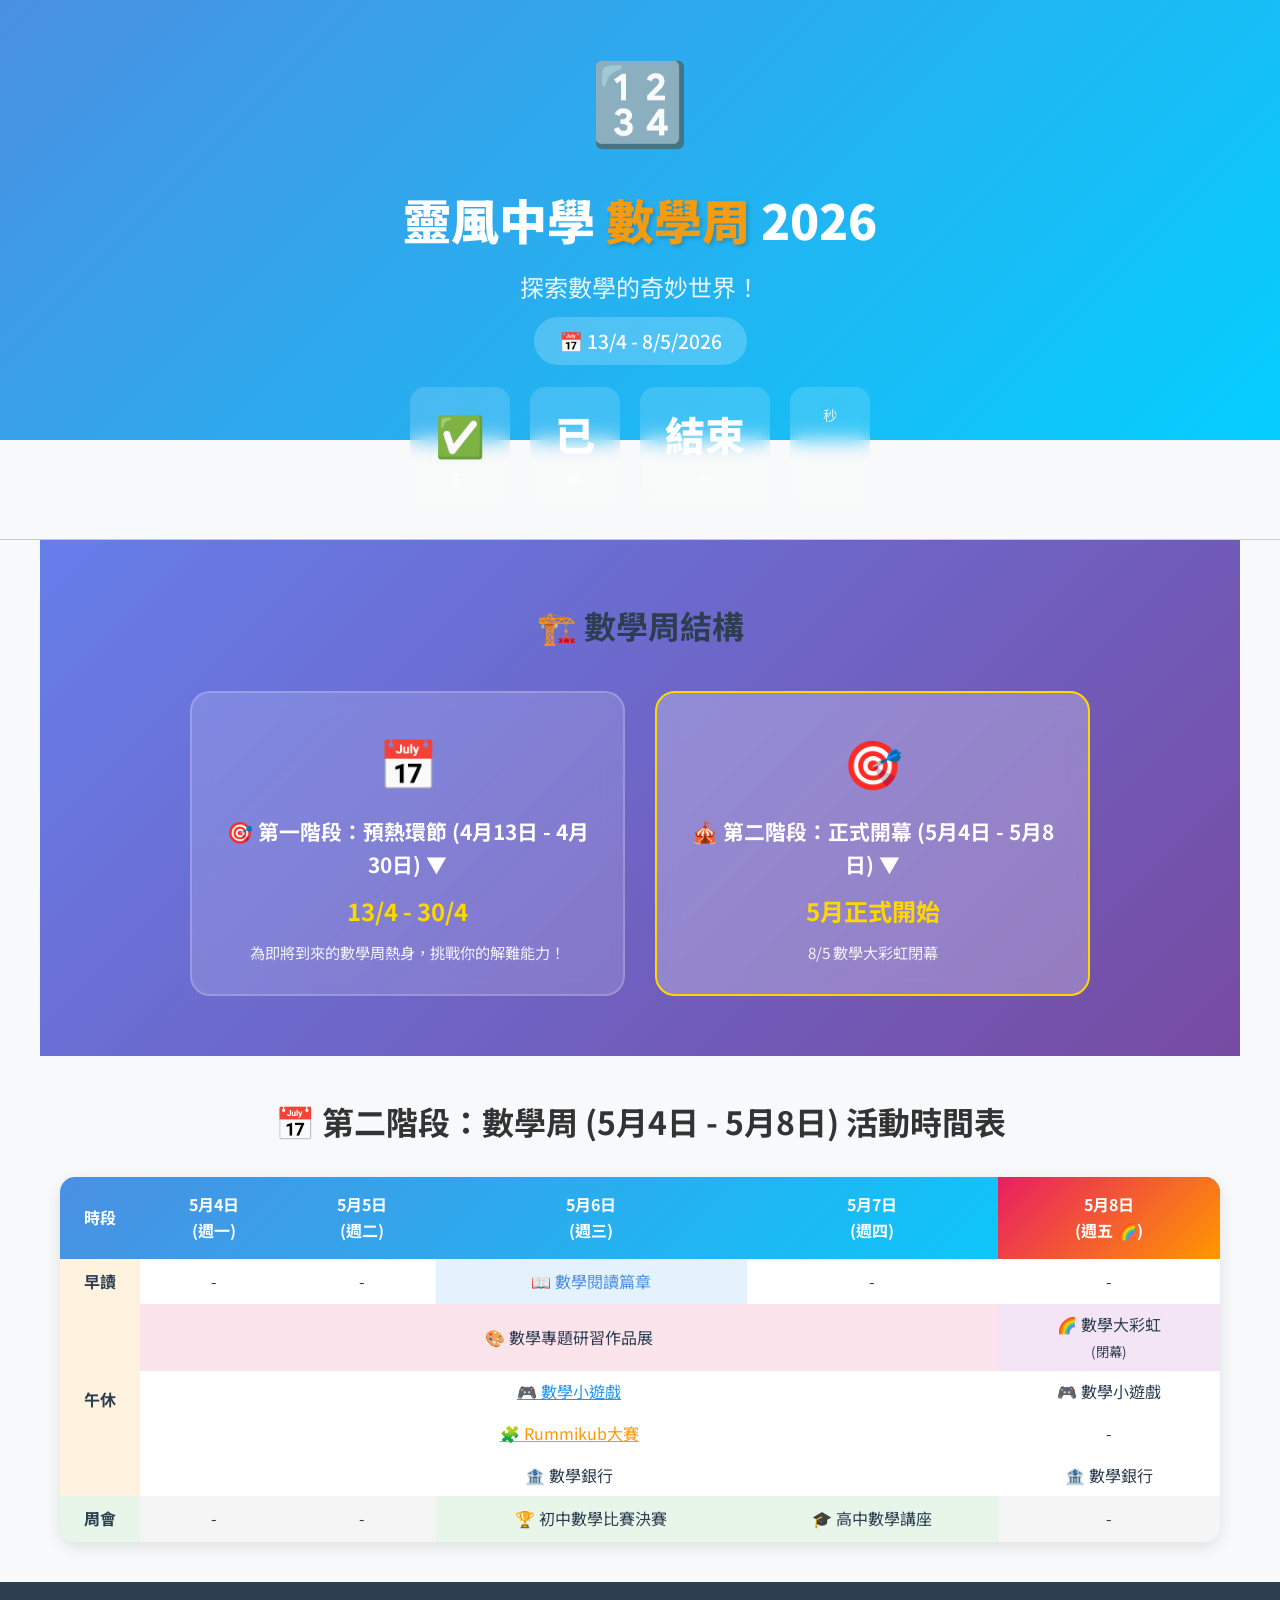
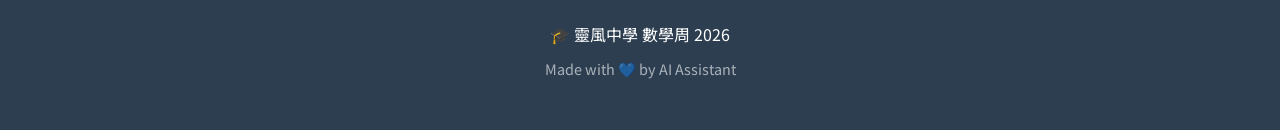
<file: index.html>
<!DOCTYPE html>
<html lang="zh-HK">
<head>
    <meta charset="UTF-8">
    <meta name="viewport" content="width=device-width, initial-scale=1.0">
    <title>🎓 靈風中學 數學周 2026</title>
    <link rel="stylesheet" href="css/style.css">
    <link href="https://fonts.googleapis.com/css2?family=Noto+Sans+TC:wght@400;500;700;900&display=swap" rel="stylesheet">
</head>
<body>
    <!-- Hero Section -->
    <header class="hero">
        <div class="hero-content">
            <div class="logo">🔢</div>
            <h1>靈風中學 <span class="highlight">數學周</span> 2026</h1>
            <p class="subtitle">探索數學的奇妙世界！</p>
            <div class="dates">
                <span class="date-badge">📅 13/4 - 8/5/2026</span>
            </div>
            <div class="countdown" id="countdown">
                <div class="count-item"><span id="days">--</span><small>日</small></div>
                <div class="count-item"><span id="hours">--</span><small>時</small></div>
                <div class="count-item"><span id="mins">--</span><small>分</small></div>
                <div class="count-item"><span id="secs">--</span><small>秒</small></div>
            </div>
        </div>
        <div class="wave"></div>
    </header>

    <!-- 數學周結構 -->
    <section class="structure">
        <h2>🏗️ 數學周結構</h2>
        <div class="structure-grid">
            <div class="structure-card">
                <div class="structure-icon">📅</div>
                <h3 onclick="togglePhase1()" style="cursor:pointer;">🎯 第一階段：預熱環節 (4月13日 - 4月30日) <span id="phase1-icon">▼</span></h3>
                <p class="structure-date">13/4 - 30/4</p>
                <p class="structure-desc">為即將到來的數學周熱身，挑戰你的解難能力！</p>
                <div id="phase1-content" style="margin-top: 15px; padding: 15px; background: #f8f9fa; border-radius: 10px; text-align: left; display: none;">
                    <p style="font-weight: bold; margin-bottom: 10px;">🏆 初中數學比賽</p>
                    <p style="margin-bottom: 10px; font-size: 0.9rem;">為即將到來的數學周熱身，挑戰你的解難能力！</p>
                    <ul style="margin: 0; padding-left: 20px; font-size: 0.9rem;">
                        <li>活動形式： 每週發佈數學挑戰題</li>
                        <li>派發時間： 逢星期一派發題目</li>
                        <li>截止時間： 逢星期四交回作答</li>
                        <li>參與對象： 全體初中同學</li>
                    </ul>
                </div>
            </div>
            <div class="structure-card highlight">
                <div class="structure-icon">🎯</div>
                <h3 onclick="togglePhase2()" style="cursor:pointer;">🎪 第二階段：正式開幕 (5月4日 - 5月8日) <span id="phase2-icon">▼</span></h3>
                <p class="structure-date">5月正式開始</p>
                <p class="structure-desc">8/5 數學大彩虹閉幕</p>
                <div id="phase2-content" style="margin-top: 15px; padding: 15px; background: #e8f5e9; border-radius: 10px; text-align: center; display: none;">
                    <p style="font-weight: bold;">📅 5月4日 - 5月8日 活動時間表</p>
                    </div>
            </div>
        </div>
    </section>

    <!-- 日曆格式活動時間表 -->
    <section class="calendar-section" style="padding: 40px 20px; background: #f8f9fa;">
        <h2 style="text-align: center; margin-bottom: 30px;">📅 第二階段：數學周 (5月4日 - 5月8日) 活動時間表</h2>
        
        <table style="width: 100%; border-collapse: collapse; background: white; border-radius: 15px; overflow: hidden; box-shadow: 0 5px 15px rgba(0,0,0,0.1);">
            <thead>
                <tr style="background: linear-gradient(135deg, #4A90E2, #00D2FF); color: white;">
                    <th style="padding: 15px; text-align: center; width: 80px;">時段</th>
                    <th style="padding: 15px; text-align: center;">5月4日<br>(週一)</th>
                    <th style="padding: 15px; text-align: center;">5月5日<br>(週二)</th>
                    <th style="padding: 15px; text-align: center;">5月6日<br>(週三)</th>
                    <th style="padding: 15px; text-align: center;">5月7日<br>(週四)</th>
                    <th style="padding: 15px; text-align: center; background: linear-gradient(135deg, #E91E63, #FF9800);">5月8日<br>(週五 🌈)</th>
                </tr>
            </thead>
            <tbody>
                <!-- 早讀 -->
                <tr>
                    <td style="padding: 10px; text-align: center; font-weight: bold; background: #fff3e0;">早讀</td>
                    <td style="padding: 8px; text-align: center;">-</td>
                    <td style="padding: 8px; text-align: center;">-</td>
                    <td style="padding: 8px; text-align: center; background: #e3f2fd;"><a href="reading.html" style="color: #4A90E2; text-decoration: none;">📖 數學閱讀篇章</a></td>
                    <td style="padding: 8px; text-align: center;">-</td>
                    <td style="padding: 8px; text-align: center;">-</td>
                </tr>
                <!-- 午休 -->
                <tr>
                    <td style="padding: 10px; text-align: center; font-weight: bold; background: #fff3e0;" rowspan="4">午休</td>
                    <td style="padding: 8px; text-align: center; background: #fce4ec;" colspan="4">🎨 數學專題研習作品展</td>
                    <td style="padding: 8px; text-align: center; background: #f3e5f5;">🌈 數學大彩虹<br><small>(閉幕)</small></td>
                </tr>
                <tr>
                    <td style="padding: 8px; text-align: center;" colspan="4"><a href="games.html" style="color: #2196F3;">🎮 數學小遊戲</a></td>
                    <td style="padding: 8px; text-align: center;">🎮 數學小遊戲</td>
                </tr>
                <tr>
                    <td style="padding: 8px; text-align: center;" colspan="4"><a href="rummikub.html" style="color: #FF9800;">🧩 Rummikub大賽</a></td>
                    <td style="padding: 8px; text-align: center;">-</td>
                </tr>
                <tr>
                    <td style="padding: 8px; text-align: center;" colspan="4">🏦 數學銀行</td>
                    <td style="padding: 8px; text-align: center;">🏦 數學銀行</td>
                </tr>
                <!-- 周會 -->
                <tr style="background: #f5f5f5;">
                    <td style="padding: 10px; text-align: center; font-weight: bold; background: #e8f5e9;">周會</td>
                    <td style="padding: 8px; text-align: center;">-</td>
                    <td style="padding: 8px; text-align: center;">-</td>
                    <td style="padding: 8px; text-align: center; background: #e8f5e9;">🏆 初中數學比賽決賽</td>
                    <td style="padding: 8px; text-align: center; background: #e8f5e9;">🎓 高中數學講座</td>
                    <td style="padding: 8px; text-align: center;">-</td>
                </tr>
            </tbody>
        </table>
    </section>


    <!-- Footer -->
    <footer>
        <div class="footer-content">
            <p>🎓 靈風中學 數學周 2026</p>
            <p class="credit">Made with 💙 by AI Assistant</p>
        </div>
    </footer>

    <script>
    function togglePhase1() {
        var content = document.getElementById('phase1-content');
        var icon = document.getElementById('phase1-icon');
        if (content.style.display === 'none') {
            content.style.display = 'block';
            icon.textContent = '▲';
        } else {
            content.style.display = 'none';
            icon.textContent = '▼';
        }
    }
    
    function togglePhase2() {
        var content = document.getElementById('phase2-content');
        var icon = document.getElementById('phase2-icon');
        if (content.style.display === 'none') {
            content.style.display = 'block';
            icon.textContent = '▲';
        } else {
            content.style.display = 'none';
            icon.textContent = '▼';
        }
    }
    </script>

    <script src="js/main.js"></script>
</body>
</html>
</file>
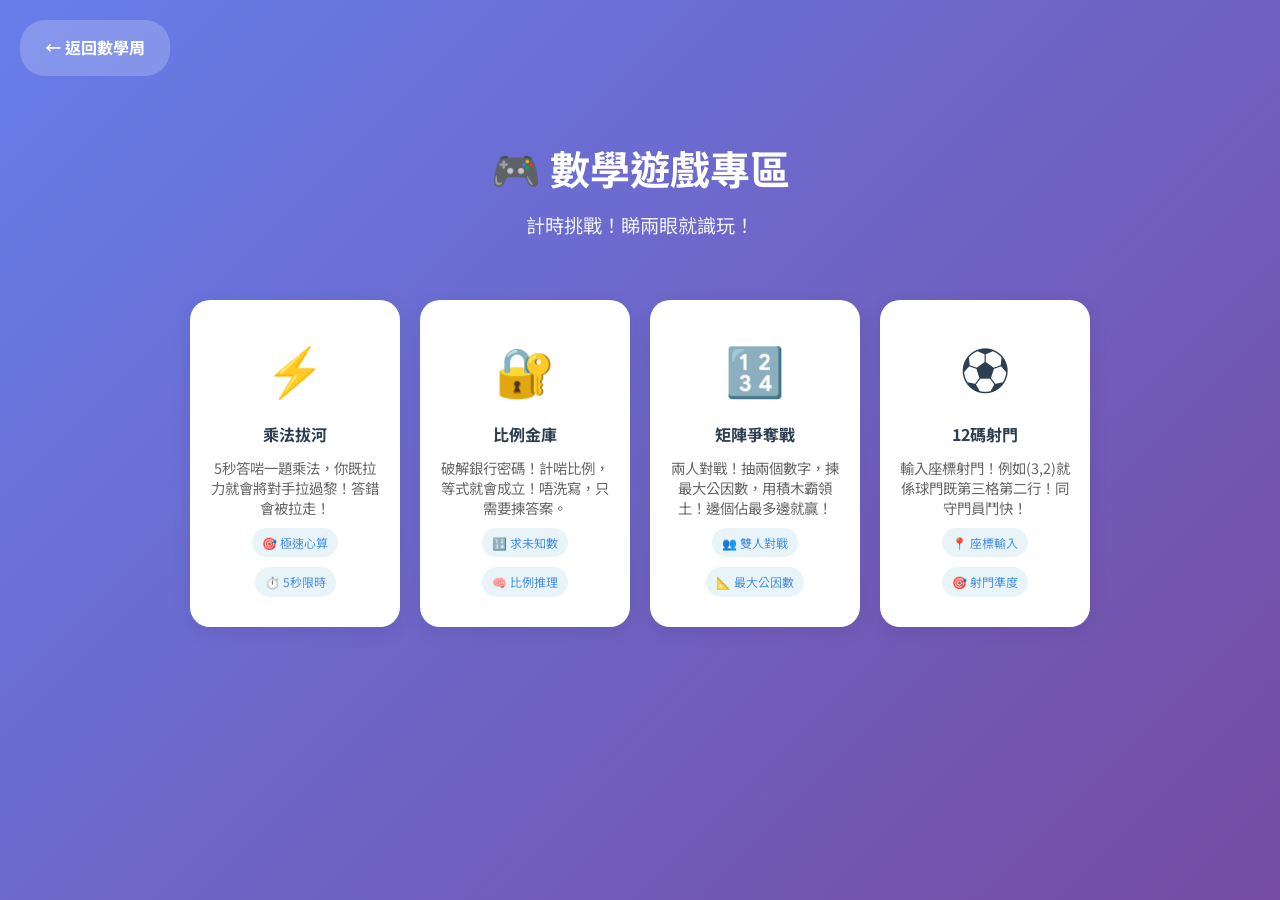
<file: games.html>
<!DOCTYPE html>
<html lang="zh-HK">
<head>
    <meta charset="UTF-8">
    <meta name="viewport" content="width=device-width, initial-scale=1.0">
    <title>🎮 數學遊戲專區 - 數學周 2026</title>
    <link rel="stylesheet" href="css/style.css">
    <link href="https://fonts.googleapis.com/css2?family=Noto+Sans+TC:wght@400;500;700;900&display=swap" rel="stylesheet">
    <style>
        body {
            background: linear-gradient(135deg, #667eea 0%, #764ba2 100%);
            min-height: 100vh;
        }
        .back-link {
            display: inline-flex;
            align-items: center;
            gap: 8px;
            color: white;
            text-decoration: none;
            padding: 15px 25px;
            margin: 20px;
            background: rgba(255,255,255,0.2);
            border-radius: 25px;
            font-weight: bold;
        }
        .back-link:hover {
            background: rgba(255,255,255,0.3);
        }
        .games-header {
            text-align: center;
            color: white;
            padding: 40px 20px;
        }
        .games-header h1 {
            font-size: 2.5rem;
            margin-bottom: 10px;
        }
        .games-header p {
            opacity: 0.9;
            font-size: 1.2rem;
        }
    </style>
</head>
<body>
    <a href="index.html" class="back-link">← 返回數學周</a>

    <div class="games-header">
        <h1>🎮 數學遊戲專區</h1>
        <p>計時挑戰！睇兩眼就識玩！</p>
    </div>

    <section class="games-section" style="background: transparent; padding: 20px;">
        <div class="games-grid">
            <div class="game-card" onclick="openGame('MultiplicationBattle')">
                <div class="game-icon">⚡</div>
                <h4>乘法拔河</h4>
                <p class="game-desc">5秒答啱一題乘法，你既拉力就會將對手拉過黎！答錯會被拉走！</p>
                <div class="game-rules">
                    <span>🎯 極速心算</span>
                    <span>⏱️ 5秒限時</span>
                </div>
            </div>
            
            <div class="game-card" onclick="openGame('RatioSafe')">
                <div class="game-icon">🔐</div>
                <h4>比例金庫</h4>
                <p class="game-desc">破解銀行密碼！計啱比例，等式就會成立！唔洗寫，只需要揀答案。</p>
                <div class="game-rules">
                    <span>🔢 求未知數</span>
                    <span>🧠 比例推理</span>
                </div>
            </div>
            
            <div class="game-card" onclick="openGame('MatrixConquest')">
                <div class="game-icon">🔢</div>
                <h4>矩陣爭奪戰</h4>
                <p class="game-desc">兩人對戰！抽兩個數字，揀最大公因數，用積木霸領土！邊個佔最多邊就贏！</p>
                <div class="game-rules">
                    <span>👥 雙人對戰</span>
                    <span>📐 最大公因數</span>
                </div>
            </div>
            
            <div class="game-card" onclick="openGame('PenaltyShootout')">
                <div class="game-icon">⚽</div>
                <h4>12碼射門</h4>
                <p class="game-desc">輸入座標射門！例如(3,2)就係球門既第三格第二行！同守門員鬥快！</p>
                <div class="game-rules">
                    <span>📍 座標輸入</span>
                    <span>🎯 射門準度</span>
                </div>
            </div>
        </div>
    </section>

    <script src="js/main.js"></script>
</body>
</html>
</file>
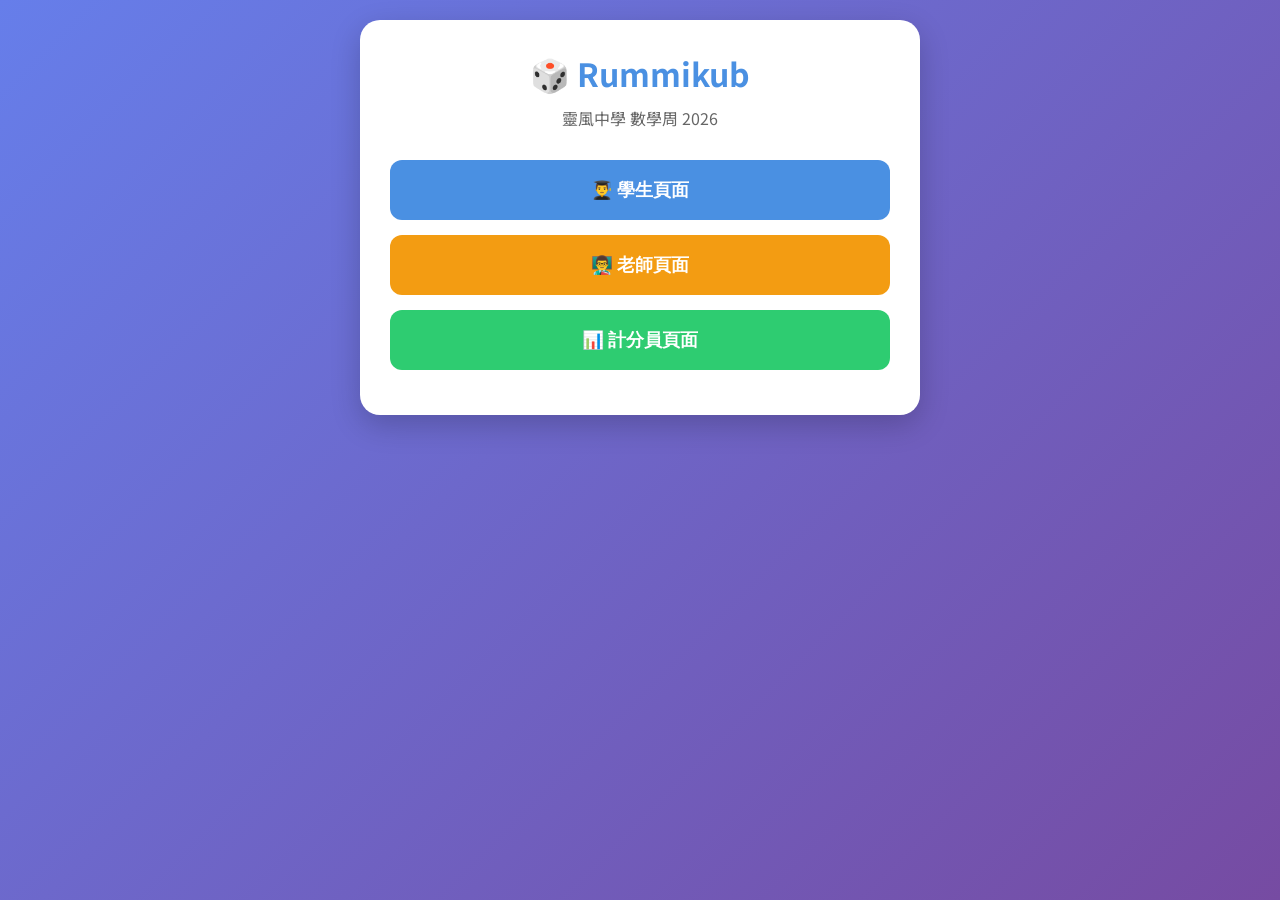
<file: rummikub.html>
<!DOCTYPE html>
<html lang="zh-HK">
<head>
    <meta charset="UTF-8">
    <meta name="viewport" content="width=device-width, initial-scale=1.0">
    <title>Rummikub 計時器 | 靈風中學 數學周 2026</title>
    <link href="https://fonts.googleapis.com/css2?family=Noto+Sans+TC:wght@400;500;700;900&display=swap" rel="stylesheet">
    <style>
        :root {
            --primary: #4A90E2;
            --success: #2ECC71;
            --danger: #E74C3C;
            --warning: #F39C12;
            --dark: #2C3E50;
            --light: #ECF0F1;
        }
        * { margin: 0; padding: 0; box-sizing: border-box; }
        body {
            font-family: 'Noto Sans TC', sans-serif;
            background: linear-gradient(135deg, #667eea 0%, #764ba2 100%);
            min-height: 100vh;
            color: var(--dark);
        }
        
        .container { max-width: 600px; margin: 0 auto; padding: 20px; }
        
        /* Screens */
        .screen { display: none; }
        .screen.active { display: block; }
        
        /* Main Menu */
        .menu-card {
            background: white;
            border-radius: 20px;
            padding: 30px;
            box-shadow: 0 10px 30px rgba(0,0,0,0.2);
            text-align: center;
        }
        .menu-card h1 {
            color: var(--primary);
            margin-bottom: 10px;
        }
        .menu-card p {
            color: #666;
            margin-bottom: 30px;
        }
        .menu-btn {
            display: block;
            width: 100%;
            padding: 18px;
            margin-bottom: 15px;
            border: none;
            border-radius: 12px;
            font-size: 1.1rem;
            font-weight: bold;
            cursor: pointer;
            transition: all 0.3s;
            text-decoration: none;
            color: white;
        }
        .menu-btn:hover {
            transform: translateY(-3px);
            box-shadow: 0 5px 15px rgba(0,0,0,0.2);
        }
        .menu-btn.student { background: var(--primary); }
        .menu-btn.teacher { background: var(--warning); }
        .menu-btn.scorer { background: var(--success); }
        
        /* Student Page */
        .student-card {
            background: white;
            border-radius: 20px;
            padding: 30px;
            box-shadow: 0 10px 30px rgba(0,0,0,0.2);
        }
        .student-card h2 {
            color: var(--primary);
            margin-bottom: 20px;
            text-align: center;
        }
        .tab-buttons {
            display: flex;
            gap: 10px;
            margin-bottom: 20px;
        }
        .tab-btn {
            flex: 1;
            padding: 12px;
            border: none;
            border-radius: 10px;
            font-size: 1rem;
            font-weight: bold;
            cursor: pointer;
            background: #eee;
            color: #666;
        }
        .tab-btn.active {
            background: var(--primary);
            color: white;
        }
        .form-group { margin-bottom: 20px; }
        .form-group label { display: block; font-weight: bold; margin-bottom: 8px; }
        .form-group input {
            width: 100%;
            padding: 12px;
            border: 2px solid #ddd;
            border-radius: 10px;
            font-size: 1rem;
        }
        .submit-btn {
            width: 100%;
            padding: 15px;
            background: var(--primary);
            color: white;
            border: none;
            border-radius: 10px;
            font-size: 1.1rem;
            font-weight: bold;
            cursor: pointer;
        }
        
        /* Teacher Page */
        .teacher-card {
            background: white;
            border-radius: 20px;
            padding: 30px;
            box-shadow: 0 10px 30px rgba(0,0,0,0.2);
        }
        .teacher-card h2 {
            color: var(--warning);
            margin-bottom: 20px;
            text-align: center;
        }
        .password-input {
            width: 100%;
            padding: 15px;
            border: 2px solid var(--warning);
            border-radius: 10px;
            font-size: 1.1rem;
            text-align: center;
            margin-bottom: 15px;
        }
        .teacher-tabs {
            display: flex;
            gap: 10px;
            margin-bottom: 20px;
        }
        .teacher-tab {
            flex: 1;
            padding: 12px;
            border: none;
            border-radius: 10px;
            font-size: 0.9rem;
            font-weight: bold;
            cursor: pointer;
            background: #eee;
            color: #666;
        }
        .teacher-tab.active {
            background: var(--warning);
            color: white;
        }
        .data-table {
            width: 100%;
            border-collapse: collapse;
            margin-top: 15px;
        }
        .data-table th, .data-table td {
            padding: 10px;
            text-align: center;
            border-bottom: 1px solid #eee;
        }
        .data-table th {
            background: #f8f9fa;
            font-weight: bold;
        }
        .action-btn {
            padding: 8px 16px;
            border: none;
            border-radius: 8px;
            font-size: 0.9rem;
            cursor: pointer;
            background: var(--success);
            color: white;
        }
        
        /* Setup Screen */
        .setup-card {
            background: white;
            border-radius: 20px;
            padding: 30px;
            box-shadow: 0 10px 30px rgba(0,0,0,0.2);
        }
        .setup-card h1 { text-align: center; color: var(--success); margin-bottom: 20px; }
        
        .player-count-btns {
            display: flex;
            gap: 10px;
        }
        .player-count-btns button {
            flex: 1;
            padding: 15px;
            border: 2px solid var(--primary);
            background: white;
            border-radius: 10px;
            font-size: 1.2rem;
            cursor: pointer;
            transition: all 0.3s;
        }
        .player-count-btns button.active {
            background: var(--primary);
            color: white;
        }
        
        .player-inputs { margin-top: 20px; }
        .player-input {
            display: flex;
            align-items: center;
            margin-bottom: 10px;
            gap: 10px;
        }
        .player-input .avatar {
            width: 40px;
            height: 40px;
            border-radius: 50%;
            background: var(--success);
            color: white;
            display: flex;
            align-items: center;
            justify-content: center;
            font-weight: bold;
        }
        .player-input input {
            flex: 1;
            padding: 10px;
            border: 2px solid #ddd;
            border-radius: 10px;
            font-size: 1rem;
        }
        
        .time-input {
            display: flex;
            gap: 10px;
            align-items: center;
        }
        .time-input input {
            width: 80px;
            padding: 10px;
            border: 2px solid var(--success);
            border-radius: 10px;
            font-size: 1rem;
            text-align: center;
        }
        
        .start-btn {
            width: 100%;
            padding: 15px;
            background: var(--success);
            color: white;
            border: none;
            border-radius: 10px;
            font-size: 1.2rem;
            font-weight: bold;
            cursor: pointer;
            margin-top: 20px;
        }
        
        /* Game Screen */
        .game-header {
            background: white;
            border-radius: 20px;
            padding: 20px;
            margin-bottom: 20px;
            box-shadow: 0 10px 30px rgba(0,0,0,0.2);
        }
        .players-row {
            display: flex;
            justify-content: space-around;
            margin-bottom: 20px;
        }
        .player-dot {
            width: 50px;
            height: 50px;
            border-radius: 50%;
            background: #ddd;
            display: flex;
            align-items: center;
            justify-content: center;
            font-weight: bold;
            font-size: 1.2rem;
        }
        .player-dot.active {
            background: var(--success);
            color: white;
            box-shadow: 0 0 20px var(--success);
        }
        
        .timer-display {
            font-size: 5rem;
            font-weight: bold;
            text-align: center;
            margin: 20px 0;
            position: relative;
            display: inline-block;
            width: 200px;
            height: 200px;
            line-height: 200px;
            border-radius: 50%;
            background: conic-gradient(var(--primary) 360deg, #eee 0deg);
            color: var(--primary);
        }
        .timer-display::before {
            content: '';
            position: absolute;
            top: 10px;
            left: 10px;
            right: 10px;
            bottom: 10px;
            background: white;
            border-radius: 50%;
        }
        .timer-display span {
            position: relative;
            z-index: 1;
        }
        .timer-display.warning { 
            background: conic-gradient(var(--warning) 360deg, #eee 0deg);
            color: var(--warning);
        }
        .timer-display.danger { 
            background: conic-gradient(var(--danger) 360deg, #eee 0deg);
            color: var(--danger);
            animation: pulse 1s infinite;
        }
        @keyframes pulse {
            0%, 100% { transform: scale(1); }
            50% { transform: scale(1.05); }
        }
        .timer-container {
            text-align: center;
        }
        
        .game-controls {
            display: flex;
            gap: 10px;
        }
        .game-controls button {
            flex: 1;
            padding: 15px;
            border: none;
            border-radius: 10px;
            font-size: 1rem;
            font-weight: bold;
            cursor: pointer;
        }
        .btn-pause { background: var(--warning); color: white; }
        .btn-end { background: var(--danger); color: white; }
        .btn-finish { background: var(--success); color: white; }
        
        /* Back Button */
        .back-btn {
            display: inline-block;
            padding: 10px 20px;
            background: rgba(255,255,255,0.3);
            color: white;
            text-decoration: none;
            border-radius: 8px;
            margin-bottom: 15px;
            cursor: pointer;
        }
        .back-btn:hover {
            background: rgba(255,255,255,0.5);
        }
        
        footer {
            text-align: center;
            padding: 20px;
            color: white;
        }
    </style>
</head>
<body>
    <div class="container">
        <!-- Main Menu -->
        <div id="menuScreen" class="screen active">
            <div class="menu-card">
                <h1>🎲 Rummikub</h1>
                <p>靈風中學 數學周 2026</p>
                
                <button class="menu-btn student" onclick="showScreen('studentScreen')">
                    👨‍🎓 學生頁面
                </button>
                <button class="menu-btn teacher" onclick="showScreen('teacherLogin')">
                    👨‍🏫 老師頁面
                </button>
                <button class="menu-btn scorer" onclick="showScreen('setupScreen')">
                    📊 計分員頁面
                </button>
            </div>
        </div>
        
        <!-- Student Screen -->
        <div id="studentScreen" class="screen">
            <a class="back-btn" onclick="showScreen('menuScreen')">← 返回主目錄</a>
            <a class="back-btn" onclick="showScreen('menuScreen')">← 返回主目錄</a>
            <div class="student-card">
                <h2>👨‍🎓 學生頁面</h2>
                
                <div class="tab-buttons">
                    <button class="tab-btn active" onclick="switchStudentTab('register')">📝 報名</button>
                    <button class="tab-btn" onclick="switchStudentTab('score')">🔍 查詢成績</button>
                </div>
                
                <!-- Registration Tab -->
                <div id="registerTab">
                    <div class="form-group">
                        <label>姓名</label>
                        <input type="text" id="regName" placeholder="請輸入姓名">
                    </div>
                    <div class="form-group">
                        <label>班別</label>
                        <input type="text" id="regClass" placeholder="例如：1C">
                    </div>
                    <div class="form-group">
                        <label>學號</label>
                        <input type="text" id="regID" placeholder="請輸入學號">
                    </div>
                    <button class="submit-btn" onclick="registerPlayer()">✅ 提交報名</button>
                </div>
                
                <!-- Score Query Tab -->
                <div id="scoreTab" style="display: none;">
                    <div class="form-group">
                        <label>姓名</label>
                        <input type="text" id="queryName" placeholder="請輸入姓名">
                    </div>
                    <div class="form-group">
                        <label>班別</label>
                        <input type="text" id="queryClass" placeholder="例如：1C">
                    </div>
                    <div class="form-group">
                        <label>學號</label>
                        <input type="text" id="queryID" placeholder="請輸入學號">
                    </div>
                    <button class="submit-btn" onclick="queryScore()">🔍 查詢成績</button>
                    <div id="scoreResult" style="margin-top: 20px;"></div>
                </div>
            </div>
        </div>
        
        <!-- Teacher Login -->
        <div id="teacherLogin" class="screen">
            <a class="back-btn" onclick="showScreen('menuScreen')">← 返回主目錄</a>
            <div class="teacher-card">
                <h2>👨‍🏫 老師登入</h2>
                <input type="password" class="password-input" id="teacherPassword" placeholder="請輸入密碼">
                <button class="submit-btn" onclick="teacherLogin()">登入</button>
                <p id="loginError" style="color: red; text-align: center; margin-top: 10px; display: none;">密碼錯誤！</p>
            </div>
        </div>
        
        <!-- Teacher Page -->
        <div id="teacherPage" class="screen">
            <a class="back-btn" onclick="showScreen('menuScreen')">← 返回主目錄</a>
            <div class="teacher-card">
                <h2>👨‍🏫 老師頁面</h2>
                
                <div class="teacher-tabs">
                    <button class="teacher-tab active" onclick="switchTeacherTab('participants')">📋 報名名單</button>
                    <button class="teacher-tab" onclick="switchTeacherTab('groups')">👥 分組</button>
                </div>
                
                <!-- Participants Tab -->
                <div id="participantsTab">
                    <p style="text-align: center; color: #666;">尚未有學生報名</p>
                </div>
                
                <!-- Groups Tab -->
                <div id="groupsTab">
                    <button class="action-btn" onclick="randomGroup()">🔀 隨機分組 (4人一組)</button>
                    <div id="groupsResult" style="margin-top: 20px;"></div>
                </div>
            </div>
        </div>
        
        <!-- Setup Screen (Scorekeeper) -->
        <div id="setupScreen" class="screen">
            <a class="back-btn" onclick="showScreen('menuScreen')">← 返回主目錄</a>
            <a class="back-btn" onclick="showScreen('menuScreen')">← 返回主目錄</a>
            <div class="setup-card">
                <h1>🎲 Rummikub 計時器</h1>
                
                <div class="form-group">
                    <label>👥 玩家人數</label>
                    <div class="player-count-btns">
                        <button onclick="setPlayerCount(2)">2人</button>
                        <button onclick="setPlayerCount(3)">3人</button>
                        <button onclick="setPlayerCount(4)" class="active">4人</button>
                    </div>
                </div>
                
                <div class="form-group">
                    <label>📝 玩家名稱</label>
                    <div class="player-inputs" id="playerInputs"></div>
                </div>
                
                <div class="form-group">
                    <label>⏱️ 每回合時間 (秒)</label>
                    <div class="time-input">
                        <input type="number" id="turnTime" value="60">
                        <span>秒</span>
                    </div>
                </div>
                
                <div class="form-group">
                    <label>🎲 起始玩家</label>
                    <div class="player-count-btns" id="startPlayerBtns"></div>
                </div>
                
                <button class="start-btn" onclick="startGame()">🚀 開始遊戲</button>
            </div>
        </div>
        
        <!-- Game Screen -->
        <div id="gameScreen" class="screen">
            <a class="back-btn" onclick="showScreen('menuScreen')">← 返回主目錄</a>
            <div class="game-header">
                <div class="players-row" id="playersRow"></div>
            </div>
            
            <div class="timer-container">
                <div class="current-player-name" id="currentPlayerName">玩家1</div>
                <div class="timer-display" id="timerDisplay"><span>60</span></div>
                <div class="timer-label" id="timerLabel">秒</div>
            </div>
            
            <div class="game-controls">
                <button class="btn-pause" onclick="togglePause()">⏸️ 暫停</button>
                <button class="btn-end" onclick="endTurn()">⏭️ 下一位</button>
                <button class="btn-finish" onclick="finishRound()">🏁 結束遊戲</button>
            </div>
        </div>
        
        <!-- Scoring Screen -->
        <div id="scoringScreen" class="screen">
            <a class="back-btn" onclick="showScreen('menuScreen')">← 返回主目錄</a>
            <div class="setup-card">
                <h2 style="text-align: center; color: var(--success);">📊 輸入分數 - 第<span id="currentRound">1</span>回合</h2>
                
                <div class="scoring-players" id="scoringPlayers" style="display: flex; justify-content: center; gap: 15px; margin-bottom: 20px;"></div>
                
                <div style="background: white; padding: 20px; border-radius: 15px; margin-bottom: 20px; text-align: center; box-shadow: 0 2px 10px rgba(0,0,0,0.1);">
                    <div id="currentExpression" style="font-size: 1.2rem; color: #666; min-height: 30px;"></div>
                    <div id="currentTotal" style="font-size: 2.5rem; font-weight: bold; color: var(--primary);">= 0</div>
                </div>
                
                <div style="display: grid; grid-template-columns: repeat(4, 1fr); gap: 8px; margin-bottom: 15px;">
                    <button onclick="addTile(1)" style="padding: 15px; border: 2px solid #ddd; border-radius: 10px; background: white; font-size: 1.1rem; cursor: pointer;">1</button>
                    <button onclick="addTile(2)" style="padding: 15px; border: 2px solid #ddd; border-radius: 10px; background: white; font-size: 1.1rem; cursor: pointer;">2</button>
                    <button onclick="addTile(3)" style="padding: 15px; border: 2px solid #ddd; border-radius: 10px; background: white; font-size: 1.1rem; cursor: pointer;">3</button>
                    <button onclick="addTile(4)" style="padding: 15px; border: 2px solid #ddd; border-radius: 10px; background: white; font-size: 1.1rem; cursor: pointer;">4</button>
                    <button onclick="addTile(5)" style="padding: 15px; border: 2px solid #ddd; border-radius: 10px; background: white; font-size: 1.1rem; cursor: pointer;">5</button>
                    <button onclick="addTile(6)" style="padding: 15px; border: 2px solid #ddd; border-radius: 10px; background: white; font-size: 1.1rem; cursor: pointer;">6</button>
                    <button onclick="addTile(7)" style="padding: 15px; border: 2px solid #ddd; border-radius: 10px; background: white; font-size: 1.1rem; cursor: pointer;">7</button>
                    <button onclick="addTile(8)" style="padding: 15px; border: 2px solid #ddd; border-radius: 10px; background: white; font-size: 1.1rem; cursor: pointer;">8</button>
                    <button onclick="addTile(9)" style="padding: 15px; border: 2px solid #ddd; border-radius: 10px; background: white; font-size: 1.1rem; cursor: pointer;">9</button>
                    <button onclick="addTile(10)" style="padding: 15px; border: 2px solid #ddd; border-radius: 10px; background: white; font-size: 1.1rem; cursor: pointer;">10</button>
                    <button onclick="addTile(11)" style="padding: 15px; border: 2px solid #ddd; border-radius: 10px; background: white; font-size: 1.1rem; cursor: pointer;">11</button>
                    <button onclick="addTile(12)" style="padding: 15px; border: 2px solid #ddd; border-radius: 10px; background: white; font-size: 1.1rem; cursor: pointer;">12</button>
                    <button onclick="addTile(13)" style="padding: 15px; border: 2px solid #e91e63; border-radius: 10px; background: #fce4ec; font-size: 1.1rem; cursor: pointer;">🃏</button>
                    <button onclick="addTile(25)" style="padding: 15px; border: 2px solid #e91e63; border-radius: 10px; background: #fce4ec; font-size: 1.1rem; cursor: pointer;">25</button>
                    <button onclick="addTile(100)" style="padding: 15px; border: 2px solid #4caf50; border-radius: 10px; background: #e8f5e9; font-size: 1.1rem; cursor: pointer;">百搭</button>
                </div>
                
                <div style="display: flex; gap: 10px;">
                    <button onclick="clearLast()" style="flex: 1; padding: 12px; border: none; border-radius: 10px; background: #ff9800; color: white; font-size: 1rem; cursor: pointer;">↩️ 取消</button>
                    <button onclick="clearAll()" style="flex: 1; padding: 12px; border: none; border-radius: 10px; background: #e74c3c; color: white; font-size: 1rem; cursor: pointer;">🗑️ 清除</button>
                    <button onclick="confirmScore()" style="flex: 2; padding: 12px; border: none; border-radius: 10px; background: var(--success); color: white; font-size: 1.1rem; font-weight: bold; cursor: pointer;">✓ 確認</button>
                </div>
                
                <button onclick="showRoundResult()" id="nextScoringBtn" style="display: none; width: 100%; padding: 15px; margin-top: 15px; border: none; border-radius: 10px; background: var(--primary); color: white; font-size: 1.1rem; font-weight: bold; cursor: pointer;">
                    ✅ 確認並查看結果
                </button>
            </div>
        </div>
        
        <!-- Result Screen -->
        <div id="resultScreen" class="screen">
            <a class="back-btn" onclick="showScreen('menuScreen')">← 返回主目錄</a>
            <div class="setup-card">
                <h2 style="text-align: center; color: var(--primary); margin-bottom: 20px;">🏆 第<span id="resultRound">1</span>回合結果</h2>
                
                <table style="width: 100%; border-collapse: collapse; background: white; border-radius: 15px; overflow: hidden; box-shadow: 0 2px 10px rgba(0,0,0,0.1);">
                    <thead>
                        <tr style="background: var(--primary); color: white;">
                            <th style="padding: 15px;">玩家</th>
                            <th style="padding: 15px;">今回扣分</th>
                            <th style="padding: 15px;">總分</th>
                        </tr>
                    </thead>
                    <tbody id="resultTableBody"></tbody>
                </table>
                
                <div style="display: flex; gap: 10px; margin-top: 20px;">
                    <button onclick="nextRound()" style="flex: 1; padding: 15px; border: none; border-radius: 10px; background: var(--warning); color: white; font-size: 1rem; font-weight: bold; cursor: pointer;">🔄 下一回合</button>
                    <button onclick="endGame()" style="flex: 1; padding: 15px; border: none; border-radius: 10px; background: var(--danger); color: white; font-size: 1rem; font-weight: bold; cursor: pointer;">🏁 結束遊戲</button>
                </div>
            </div>
        </div>
        
        <!-- Final Result Screen -->
        <div id="finalResultScreen" class="screen">
            <a class="back-btn" onclick="showScreen('menuScreen')">← 返回主目錄</a>
            <div class="setup-card">
                <h2 style="text-align: center; color: #ffd700; margin-bottom: 20px; font-size: 2rem;">🎉 最終結果</h2>
                
                <table style="width: 100%; border-collapse: collapse; background: white; border-radius: 15px; overflow: hidden; box-shadow: 0 2px 10px rgba(0,0,0,0.1);">
                    <thead>
                        <tr style="background: var(--success); color: white;">
                            <th style="padding: 15px;">排名</th>
                            <th style="padding: 15px;">玩家</th>
                            <th style="padding: 15px;">總分</th>
                        </tr>
                    </thead>
                    <tbody id="finalResultBody"></tbody>
                </table>
                
                <button onclick="resetGame()" style="width: 100%; padding: 15px; margin-top: 20px; border: none; border-radius: 10px; background: var(--primary); color: white; font-size: 1.1rem; font-weight: bold; cursor: pointer;">
                    🔄 重新遊戲
                </button>
            </div>
        </div>
        
    </div>

    <script>
        // ==================== Navigation ====================
        function showScreen(screenId) {
            document.querySelectorAll('.screen').forEach(s => s.classList.remove('active'));
            document.getElementById(screenId).classList.add('active');
        }
        
        function switchStudentTab(tab) {
            document.querySelectorAll('.tab-btn').forEach(btn => btn.classList.remove('active'));
            event.target.classList.add('active');
            
            if (tab === 'register') {
                document.getElementById('registerTab').style.display = 'block';
                document.getElementById('scoreTab').style.display = 'none';
            } else {
                document.getElementById('registerTab').style.display = 'none';
                document.getElementById('scoreTab').style.display = 'block';
            }
        }
        
        function switchTeacherTab(tab) {
            document.querySelectorAll('.teacher-tab').forEach(btn => btn.classList.remove('active'));
            event.target.classList.add('active');
            
            if (tab === 'participants') {
                document.getElementById('participantsTab').style.display = 'block';
                document.getElementById('groupsTab').style.display = 'none';
            } else {
                document.getElementById('participantsTab').style.display = 'none';
                document.getElementById('groupsTab').style.display = 'block';
            }
        }
        
        // ==================== Student Functions ====================
        function registerPlayer() {
            const name = document.getElementById('regName').value;
            const className = document.getElementById('regClass').value;
            const id = document.getElementById('regID').value;
            
            if (!name || !className || !id) {
                alert('請填寫所有資料！');
                return;
            }
            
            // TODO: Connect to Google Sheets
            alert('報名成功！\n姓名：' + name + '\n班別：' + className + '\n學號：' + id);
            
            // Clear form
            document.getElementById('regName').value = '';
            document.getElementById('regClass').value = '';
            document.getElementById('regID').value = '';
        }
        
        function queryScore() {
            const name = document.getElementById('queryName').value;
            const className = document.getElementById('queryClass').value;
            const id = document.getElementById('queryID').value;
            
            if (!name || !className || !id) {
                alert('請填寫所有資料！');
                return;
            }
            
            // TODO: Connect to Google Sheets
            document.getElementById('scoreResult').innerHTML = 
                '<div style="padding: 20px; background: #f8f9fa; border-radius: 10px; text-align: center;">' +
                '<p style="color: #666;">暫時未能找到成績</p>' +
                '<p style="font-size: 0.9rem; color: #999;">連接Google Sheets後即可查詢</p></div>';
        }
        
        // ==================== Teacher Functions ====================
        let teacherPassword = 'math2026'; // TODO: Move to Google Sheets
        
        function teacherLogin() {
            const input = document.getElementById('teacherPassword').value;
            if (input === teacherPassword) {
                document.getElementById('loginError').style.display = 'none';
                showScreen('teacherPage');
            } else {
                document.getElementById('loginError').style.display = 'block';
            }
        }
        
        let participants = []; // TODO: Load from Google Sheets
        
        function randomGroup() {
            if (participants.length < 4) {
                alert('報名人數不足，需要至少4人！');
                return;
            }
            
            // Shuffle
            let shuffled = [...participants].sort(() => Math.random() - 0.5);
            let groups = [];
            for (let i = 0; i < shuffled.length; i += 4) {
                groups.push(shuffled.slice(i, i + 4));
            }
            
            // Display
            let html = '<table class="data-table"><tr><th>組別</th><th>隊員</th></tr>';
            groups.forEach((group, idx) => {
                html += '<tr><td>第' + (idx+1) + '組</td><td>' + group.map(p => p.name).join('、') + '</td></tr>';
            });
            html += '</table>';
            
            document.getElementById('groupsResult').innerHTML = html;
        }
        
        // ==================== Game Functions ====================
        let playerCount = 4;
        let players = [];
        let round = 1;
        let currentScoringIndex = 0;
        let turnTime = 60;
        let currentPlayer = 0;
        let timerInterval = null;
        let timeLeft = 60;
        let isPaused = false;
        
        function setPlayerCount(count) {
            playerCount = count;
            document.querySelectorAll('.player-count-btns button').forEach(btn => btn.classList.remove('active'));
            event.target.classList.add('active');
            generatePlayerInputs();
        }
        
        function generatePlayerInputs() {
            const container = document.getElementById('playerInputs');
            container.innerHTML = '';
            
            for (let i = 1; i <= playerCount; i++) {
                container.innerHTML += `
                    <div class="player-input">
                        <div class="avatar">P${i}</div>
                        <input type="text" placeholder="玩家${i}名稱" id="player${i}Name">
                    </div>
                `;
            }
            
            // Generate start player buttons
            const startContainer = document.getElementById('startPlayerBtns');
            startContainer.innerHTML = '';
            for (let i = 1; i <= playerCount; i++) {
                startContainer.innerHTML += `<button onclick="setStartPlayer(${i-1})">玩家${i}</button>`;
            }
        }
        
        function setStartPlayer(idx) {
            currentPlayer = idx;
            document.querySelectorAll('#startPlayerBtns button').forEach(btn => btn.classList.remove('active'));
            event.target.classList.add('active');
        }
        
        function startGame() {
            players = [];
            for (let i = 1; i <= playerCount; i++) {
                let name = document.getElementById('player' + i + 'Name').value || '玩家' + i;
                players.push({ name: name, score: 0 });
            }
            
            turnTime = parseInt(document.getElementById('turnTime').value) || 60;
            
            updateGameUI();
            showScreen('gameScreen');
            startTimer();
        }
        
        function updateGameUI() {
            const container = document.getElementById('playersRow');
            container.innerHTML = '';
            
            players.forEach((player, idx) => {
                let active = idx === currentPlayer ? 'active' : '';
                container.innerHTML += `<div class="player-dot ${active}">${player.name.charAt(0)}</div>`;
            });
            
            document.getElementById('currentPlayerName').textContent = players[currentPlayer].name;
        }
        
        function startTimer() {
            timeLeft = turnTime;
            isPaused = false;
            updateTimerDisplay();
            
            timerInterval = setInterval(() => {
                if (!isPaused) {
                    timeLeft--;
                    updateTimerDisplay();
                    
                    if (timeLeft <= 0) {
                        clearInterval(timerInterval);
                        // TODO: Play alarm sound
                        alert('時間到！');
                    } else if (timeLeft <= 10) {
                        // TODO: Play warning beep
                    }
                }
            }, 1000);
        }
        
        function updateTimerDisplay() {
            const display = document.getElementById('timerDisplay');
            display.querySelector('span').textContent = timeLeft;
            
            display.classList.remove('warning', 'danger');
            if (timeLeft <= 10) {
                display.classList.add('danger');
            } else if (timeLeft <= 20) {
                display.classList.add('warning');
            }
        }
        
        function togglePause() {
            isPaused = !isPaused;
            document.querySelector('.btn-pause').textContent = isPaused ? '▶️ 繼續' : '⏸️ 暫停';
        }
        
        function endTurn() {
            currentPlayer = (currentPlayer + 1) % playerCount;
            updateGameUI();
            startTimer();
        }
        
        function finishRound() {
            clearInterval(timerInterval);
            currentScoringIndex = 0;
            round = 1;
            showScreen('scoringScreen');
            updateScoringUI();
        }
        
        // ==================== Scoring Functions ====================
        let currentTiles = [];
        
        function updateScoringUI() {
            const container = document.getElementById('scoringPlayers');
            container.innerHTML = '';
            for (let i = 0; i < players.length; i++) {
                container.innerHTML += `
                    <div onclick="selectScoringPlayer(${i})" style="padding: 15px; border-radius: 10px; background: ${i === currentScoringIndex ? 'var(--success)' : '#eee'}; color: ${i === currentScoringIndex ? 'white' : '#666'}; cursor: pointer; text-align: center;">
                        <div style="font-weight: bold;">${players[i].name}</div>
                        <div style="font-size: 0.9rem;">${players[i].score}分</div>
                    </div>
                `;
            }
            currentTiles = [];
            updateTilesDisplay();
            document.getElementById('currentRound').textContent = round;
            document.getElementById('nextScoringBtn').style.display = 'none';
        }
        
        function selectScoringPlayer(index) {
            currentScoringIndex = index;
            currentTiles = [];
            updateScoringUI();
        }
        
        function addTile(value) {
            currentTiles.push(value);
            updateTilesDisplay();
        }
        
        function updateTilesDisplay() {
            const expression = currentTiles.join(' + ');
            const total = currentTiles.reduce((a, b) => a + b, 0);
            document.getElementById('currentExpression').textContent = expression || '';
            document.getElementById('currentTotal').textContent = total > 0 ? '= ' + total : '= 0';
        }
        
        function clearLast() {
            currentTiles.pop();
            updateTilesDisplay();
        }
        
        function clearAll() {
            currentTiles = [];
            updateTilesDisplay();
        }
        
        function confirmScore() {
            if (currentTiles.length === 0) return;
            const total = currentTiles.reduce((a, b) => a + b, 0);
            players[currentScoringIndex].score -= total;
            
            if (currentScoringIndex < players.length - 1) {
                currentScoringIndex++;
                currentTiles = [];
                updateScoringUI();
            } else {
                document.getElementById('nextScoringBtn').style.display = 'block';
            }
        }
        
        function showRoundResult() {
            document.getElementById('resultRound').textContent = round;
            
            const tbody = document.getElementById('resultTableBody');
            tbody.innerHTML = '';
            
            // Calculate round scores
            let minScore = Math.min(...players.map(p => p.score));
            let roundScores = players.map(p => p.score - minScore);
            
            for (let i = 0; i < players.length; i++) {
                let isWinner = players[i].score === Math.max(...players.map(p => p.score));
                tbody.innerHTML += `
                    <tr style="background: ${isWinner ? '#fff5f5' : 'white'}; ${isWinner ? 'border-left: 4px solid var(--success);' : ''}">
                        <td style="padding: 15px; text-align: center;">${players[i].name}</td>
                        <td style="padding: 15px; text-align: center; color: ${roundScores[i] > 0 ? 'var(--danger)' : 'var(--success)'};">
                            ${roundScores[i] > 0 ? '-' : ''}${Math.abs(roundScores[i])}
                        </td>
                        <td style="padding: 15px; text-align: center; font-weight: bold;">${players[i].score}</td>
                    </tr>
                `;
            }
            
            showScreen('resultScreen');
        }
        
        function nextRound() {
            round++;
            currentPlayer = (currentPlayer + 1) % playerCount;
            currentScoringIndex = 0;
            showScreen('gameScreen');
            updateGameUI();
            startTimer();
        }
        
        function endGame() {
            const sorted = players.map((p, i) => ({name: p.name, score: p.score, index: i}))
                .sort((a, b) => b.score - a.score);
            
            const tbody = document.getElementById('finalResultBody');
            tbody.innerHTML = '';
            sorted.forEach((p, i) => {
                let medal = i === 0 ? '🥇' : i === 1 ? '🥈' : i === 2 ? '🥉' : '';
                tbody.innerHTML += `
                    <tr style="background: ${i === 0 ? '#fff9c4' : 'white'};">
                        <td style="padding: 15px; text-align: center; font-size: 1.2rem;">${medal} ${i + 1}</td>
                        <td style="padding: 15px; text-align: center;">${p.name}</td>
                        <td style="padding: 15px; text-align: center; font-weight: bold; font-size: 1.1rem;">${p.score}</td>
                    </tr>
                `;
            });
            
            showScreen('finalResultScreen');
        }
        
        function resetGame() {
            showScreen('menuScreen');
        }
        
        // Initialize
        generatePlayerInputs();
    </script>
</body>
</html>
</file>
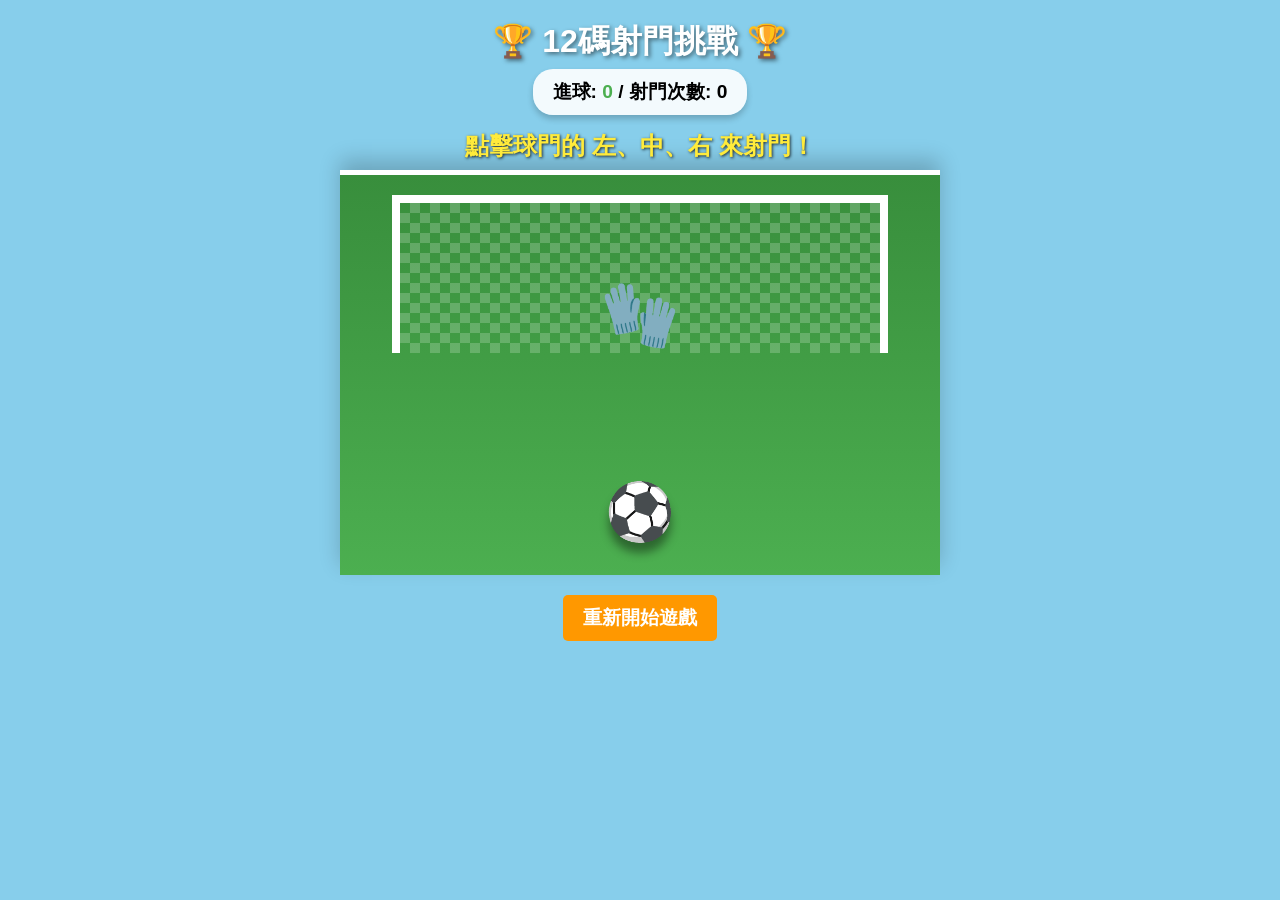
<file: games/12碼射門-PenaltyShootout.html>
<!DOCTYPE html>
<html lang="zh-TW">
<head>
    <meta charset="UTF-8">
    <meta name="viewport" content="width=device-width, initial-scale=1.0">
    <title>12碼足球入球遊戲</title>
    <style>
        :root {
            --grass-color: #4CAF50;
            --grass-dark: #388E3C;
            --sky-color: #87CEEB;
            --text-color: #333;
        }

        body {
            font-family: 'Arial', sans-serif;
            background-color: var(--sky-color);
            margin: 0;
            padding: 0;
            display: flex;
            flex-direction: column;
            align-items: center;
            overflow: hidden; /* 防止滾動 */
        }

        h1 {
            color: white;
            text-shadow: 2px 2px 4px rgba(0,0,0,0.5);
            margin-top: 20px;
            margin-bottom: 5px;
        }

        .stats {
            background-color: rgba(255, 255, 255, 0.9);
            padding: 10px 20px;
            border-radius: 20px;
            font-size: 1.2rem;
            font-weight: bold;
            margin-bottom: 15px;
            box-shadow: 0 4px 6px rgba(0,0,0,0.2);
            z-index: 10;
        }

        #message {
            font-size: 1.5rem;
            font-weight: bold;
            color: #FFEB3B;
            text-shadow: 1px 1px 3px rgba(0,0,0,0.8);
            height: 30px;
            margin-bottom: 10px;
            z-index: 10;
        }

        /* 球場與球門區域 */
        .field {
            position: relative;
            width: 100%;
            max-width: 600px;
            height: 400px;
            background: linear-gradient(var(--grass-dark) 0%, var(--grass-color) 100%);
            border-top: 5px solid white;
            display: flex;
            flex-direction: column;
            align-items: center;
            box-shadow: 0 -10px 20px rgba(0,0,0,0.2);
        }

        .goal-post {
            position: absolute;
            top: 20px;
            width: 80%;
            height: 150px;
            border: 8px solid white;
            border-bottom: none;
            background-image: 
                linear-gradient(45deg, rgba(255,255,255,0.2) 25%, transparent 25%, transparent 75%, rgba(255,255,255,0.2) 75%, rgba(255,255,255,0.2)), 
                linear-gradient(45deg, rgba(255,255,255,0.2) 25%, transparent 25%, transparent 75%, rgba(255,255,255,0.2) 75%, rgba(255,255,255,0.2));
            background-size: 20px 20px;
            background-position: 0 0, 10px 10px;
            display: flex;
        }

        /* 射門互動區 (左、中、右) */
        .target-zone {
            flex: 1;
            height: 100%;
            cursor: crosshair;
            transition: background-color 0.2s;
        }

        .target-zone:hover {
            background-color: rgba(255, 255, 255, 0.1);
        }

        /* 守門員 */
        #goalkeeper {
            position: absolute;
            bottom: 0;
            left: 50%;
            transform: translateX(-50%);
            font-size: 4rem;
            transition: all 0.4s cubic-bezier(0.25, 0.8, 0.25, 1); /* 平滑撲救動畫 */
            z-index: 2;
        }

        /* 足球 */
        #ball {
            position: absolute;
            bottom: 30px;
            left: 50%;
            transform: translateX(-50%) scale(1);
            font-size: 3.5rem;
            transition: all 0.4s cubic-bezier(0.25, 0.8, 0.25, 1);
            z-index: 3;
            filter: drop-shadow(0 10px 5px rgba(0,0,0,0.4));
        }

        /* 射門後的足球動畫 class */
        .shot-left { bottom: 200px !important; left: 15% !important; transform: translateX(-50%) scale(0.6) rotate(-360deg) !important; filter: drop-shadow(0 2px 2px rgba(0,0,0,0.6)) !important; }
        .shot-center { bottom: 210px !important; left: 50% !important; transform: translateX(-50%) scale(0.6) rotate(360deg) !important; filter: drop-shadow(0 2px 2px rgba(0,0,0,0.6)) !important; }
        .shot-right { bottom: 200px !important; left: 85% !important; transform: translateX(-50%) scale(0.6) rotate(360deg) !important; filter: drop-shadow(0 2px 2px rgba(0,0,0,0.6)) !important; }

        /* 守門員撲救的動畫 class */
        .dive-left { left: 20% !important; transform: translateX(-50%) rotate(-45deg) !important; }
        .dive-right { left: 80% !important; transform: translateX(-50%) rotate(45deg) !important; }
        
        button {
            margin-top: 20px;
            padding: 10px 20px;
            font-size: 1.2rem;
            background-color: #ff9800;
            color: white;
            border: none;
            border-radius: 5px;
            cursor: pointer;
            font-weight: bold;
        }

        button:hover { background-color: #e68a00; }
    </style>
</head>
<body>

    <h1>🏆 12碼射門挑戰 🏆</h1>
    
    <div class="stats">
        進球: <span id="score" style="color: #4CAF50;">0</span> / 射門次數: <span id="attempts">0</span>
    </div>
    
    <div id="message">點擊球門的 左、中、右 來射門！</div>

    <div class="field">
        <div class="goal-post">
            <div class="target-zone" onclick="shoot('left')"></div>
            <div class="target-zone" onclick="shoot('center')"></div>
            <div class="target-zone" onclick="shoot('right')"></div>
            
            <div id="goalkeeper">🧤</div>
        </div>
        <div id="ball">⚽</div>
    </div>

    <button onclick="resetGame()">重新開始遊戲</button>

    <script>
        let score = 0;
        let attempts = 0;
        let isShooting = false; // 防止連續點擊

        const ball = document.getElementById('ball');
        const goalkeeper = document.getElementById('goalkeeper');
        const scoreEl = document.getElementById('score');
        const attemptsEl = document.getElementById('attempts');
        const messageEl = document.getElementById('message');

        function shoot(playerDirection) {
            if (isShooting) return; // 如果球還在飛，不允許再次射門
            isShooting = true;
            attempts++;
            
            messageEl.innerText = "";

            // 1. 守門員隨機選擇撲救方向
            const directions = ['left', 'center', 'right'];
            const gkDirection = directions[Math.floor(Math.random() * directions.length)];

            // 2. 執行射門與撲救動畫
            ball.className = `shot-${playerDirection}`; // 球飛向玩家點擊的方向
            
            if (gkDirection === 'left') {
                goalkeeper.className = 'dive-left';
            } else if (gkDirection === 'right') {
                goalkeeper.className = 'dive-right';
            } else {
                goalkeeper.className = ''; // 守在中間
            }

            // 3. 判斷進球或被撲出 (等待動畫結束 400ms)
            setTimeout(() => {
                if (playerDirection === gkDirection) {
                    // 守門員猜中方向
                    messageEl.innerText = "❌ 漂亮撲救！球被擋下了！";
                    messageEl.style.color = "#f44336";
                } else {
                    // 進球
                    score++;
                    messageEl.innerText = "GOAL!!! ⚽🔥";
                    messageEl.style.color = "#4CAF50";
                }
                
                // 更新分數板
                scoreEl.innerText = score;
                attemptsEl.innerText = attempts;

                // 4. 重置球與守門員位置，準備下一次射門
                setTimeout(prepareNextShot, 1500);

            }, 400); // 這裡的時間與 CSS transition 的時間一致
        }

        function prepareNextShot() {
            // 移除動畫 class，讓球和守門員回到原位
            ball.className = '';
            goalkeeper.className = '';
            messageEl.innerText = "點擊球門的 左、中、右 來射門！";
            messageEl.style.color = "#FFEB3B";
            isShooting = false;
        }

        function resetGame() {
            score = 0;
            attempts = 0;
            scoreEl.innerText = score;
            attemptsEl.innerText = attempts;
            prepareNextShot();
        }
    </script>
</body>
</html>
</file>
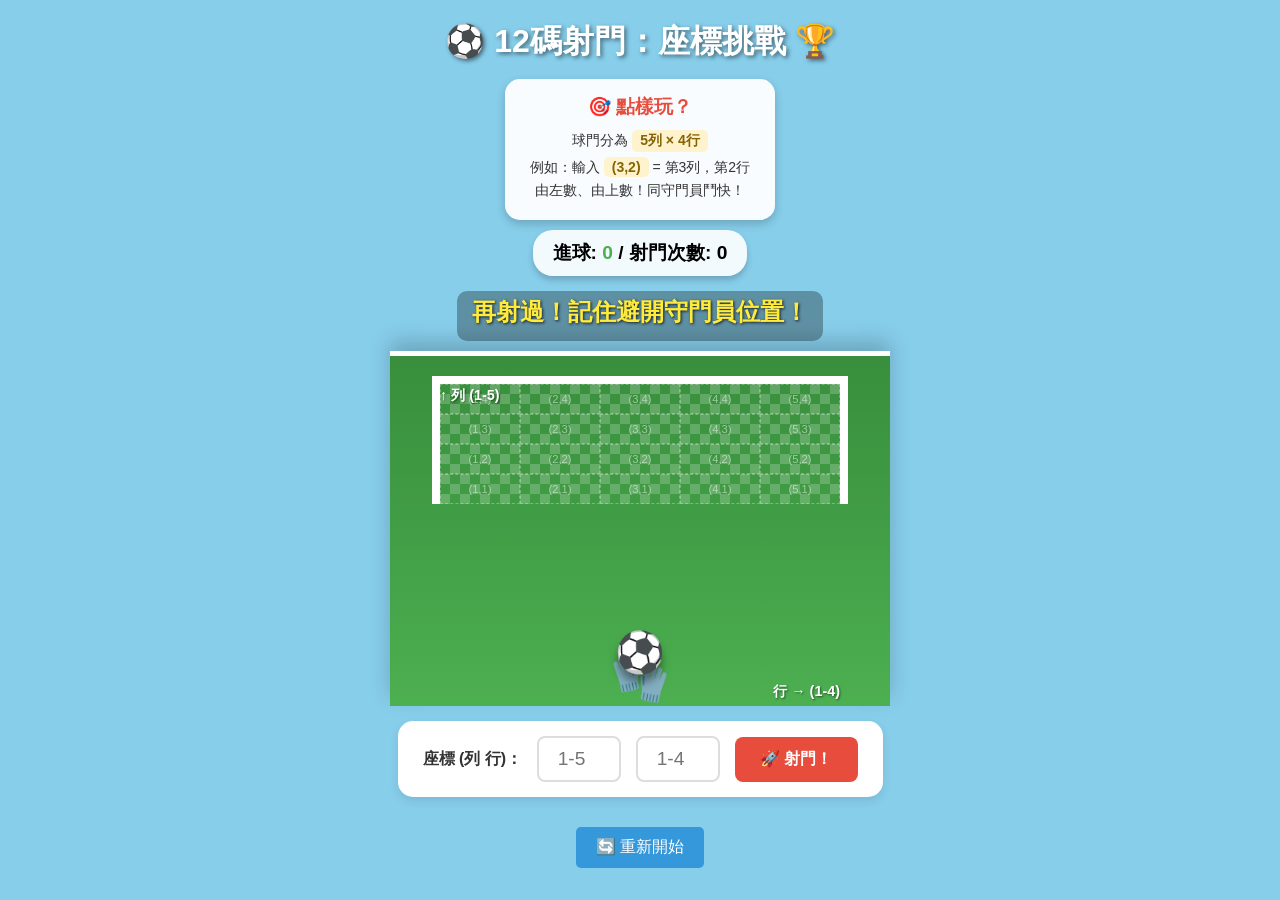
<file: games/12碼射門-座標挑戰.html>
<!DOCTYPE html>
<html lang="zh-TW">
<head>
 <meta charset="UTF-8">
 <meta name="viewport" content="width=device-width, initial-scale=1.0">
 <title>12碼射門：座標挑戰</title>
 <style>
 :root {
 --grass-color: #4CAF50;
 --grass-dark: #388E3C;
 --sky-color: #87CEEB;
 --text-color: #333;
 }

 body {
 font-family: 'Arial', 'Microsoft JhengHei', sans-serif;
 background-color: var(--sky-color);
 margin: 0;
 padding: 0;
 display: flex;
 flex-direction: column;
 align-items: center;
 overflow: hidden;
 }

 h1 {
 color: white;
 text-shadow: 2px 2px 4px rgba(0,0,0,0.5);
 margin-top: 20px;
 margin-bottom: 5px;
 }

 .instructions {
 background: rgba(255,255,255,0.95);
 padding: 15px 25px;
 border-radius: 15px;
 margin: 10px 20px;
 max-width: 600px;
 text-align: center;
 box-shadow: 0 4px 10px rgba(0,0,0,0.2);
 }

 .instructions h3 {
 color: #E74C3C;
 margin: 0 0 10px 0;
 }

 .instructions p {
 margin: 5px 0;
 font-size: 14px;
 color: #333;
 }

 .coord-hint {
 display: inline-block;
 background: #FFF3CD;
 padding: 2px 8px;
 border-radius: 5px;
 font-weight: bold;
 color: #856404;
 }

 .stats {
 background-color: rgba(255, 255, 255, 0.9);
 padding: 10px 20px;
 border-radius: 20px;
 font-size: 1.2rem;
 font-weight: bold;
 margin-bottom: 15px;
 box-shadow: 0 4px 6px rgba(0,0,0,0.2);
 z-index: 10;
 }

 #message {
 font-size: 1.5rem;
 font-weight: bold;
 color: #FFEB3B;
 text-shadow: 1px 1px 3px rgba(0,0,0,0.8);
 height: 40px;
 margin-bottom: 10px;
 z-index: 10;
 padding: 5px 15px;
 background: rgba(0,0,0,0.3);
 border-radius: 10px;
 }

 /* 球場與球門區域 */
 .field {
 position: relative;
 width: 100%;
 max-width: 500px;
 height: 350px;
 background: linear-gradient(var(--grass-dark) 0%, var(--grass-color) 100%);
 border-top: 5px solid white;
 display: flex;
 flex-direction: column;
 align-items: center;
 box-shadow: 0 -10px 20px rgba(0,0,0,0.2);
 }

 .goal-post {
 position: absolute;
 top: 20px;
 width: 80%;
 height: 120px;
 border: 8px solid white;
 border-bottom: none;
 background-image: 
 linear-gradient(45deg, rgba(255,255,255,0.2) 25%, transparent 25%, transparent 75%, rgba(255,255,255,0.2) 75%, rgba(255,255,255,0.2)), 
 linear-gradient(45deg, rgba(255,255,255,0.2) 25%, transparent 25%, transparent 75%, rgba(255,255,255,0.2) 75%, rgba(255,255,255,0.2));
 background-size: 20px 20px;
 background-position: 0 0, 10px 10px;
 display: flex;
 }

 /* 座標網格 */
 .coord-grid {
 display: grid;
 grid-template-columns: repeat(5, 1fr);
 grid-template-rows: repeat(4, 1fr);
 width: 100%;
 height: 100%;
 }

 .grid-cell {
 border: 1px dashed rgba(255,255,255,0.3);
 display: flex;
 align-items: center;
 justify-content: center;
 font-size: 0.7rem;
 color: rgba(255,255,255,0.5);
 transition: all 0.2s;
 }

 .grid-cell:hover {
 background: rgba(255,255,255,0.1);
 }

 .grid-cell.highlight {
 background: rgba(255, 235, 59, 0.3);
 border-color: #FFEB3B;
 }

 /* 座標軸標記 */
 .axis-label {
 position: absolute;
 color: white;
 font-weight: bold;
 font-size: 0.9rem;
 text-shadow: 1px 1px 2px rgba(0,0,0,0.5);
 }

 .axis-x { bottom: 5px; right: 10%; }
 .axis-y { top: 30px; left: 10%; }

 /* 守門員 */
 #goalkeeper {
 position: absolute;
 bottom: 0;
 left: 50%;
 transform: translateX(-50%);
 font-size: 3rem;
 transition: all 0.4s cubic-bezier(0.25, 0.8, 0.25, 1);
 z-index: 2;
 }

 /* 足球 */
 #ball {
 position: absolute;
 bottom: 30px;
 left: 50%;
 transform: translateX(-50%);
 font-size: 2.5rem;
 transition: all 0.4s cubic-bezier(0.25, 0.8, 0.25, 1);
 z-index: 3;
 filter: drop-shadow(0 8px 4px rgba(0,0,0,0.4));
 }

 /* 射門動畫 */
 .shot-animation {
 animation: shootToGoal 0.5s forwards;
 }

 @keyframes shootToGoal {
 0% { bottom: 30px; left: 50%; transform: translateX(-50%) scale(1); }
 100% { bottom: 200px; left: var(--target-x); transform: translateX(-50%) scale(0.5); }
 }

 /* 輸入區域 */
 .input-area {
 background: white;
 padding: 15px 25px;
 border-radius: 15px;
 margin: 15px;
 display: flex;
 gap: 15px;
 align-items: center;
 justify-content: center;
 flex-wrap: wrap;
 box-shadow: 0 4px 10px rgba(0,0,0,0.1);
 }

 .input-area label {
 font-weight: bold;
 color: #333;
 }

 .input-area input {
 width: 60px;
 padding: 10px;
 font-size: 1.2rem;
 text-align: center;
 border: 2px solid #ddd;
 border-radius: 8px;
 }

 .input-area input:focus {
 outline: none;
 border-color: #4A90E2;
 }

 .input-area button {
 padding: 12px 25px;
 font-size: 1rem;
 background-color: #E74C3C;
 color: white;
 border: none;
 border-radius: 8px;
 cursor: pointer;
 font-weight: bold;
 transition: all 0.2s;
 }

 .input-area button:hover {
 background-color: #C0392B;
 transform: scale(1.05);
 }

 /* 結果 */
 .result-overlay {
 position: fixed;
 top: 0; left: 0; right: 0; bottom: 0;
 background: rgba(0,0,0,0.8);
 display: none;
 justify-content: center;
 align-items: center;
 z-index: 100;
 }

 .result-overlay.show {
 display: flex;
 }

 .result-box {
 background: white;
 padding: 30px 50px;
 border-radius: 20px;
 text-align: center;
 animation: popIn 0.3s;
 }

 @keyframes popIn {
 from { transform: scale(0.5); opacity: 0; }
 to { transform: scale(1); opacity: 1; }
 }

 .result-box h2 {
 font-size: 2.5rem;
 margin: 0 0 10px 0;
 }

 .result-box.goal h2 { color: #2ECC71; }
 .result-box.miss h2 { color: #E74C3C; }

 .result-box p {
 font-size: 1.2rem;
 color: #666;
 }

 .result-box button {
 margin-top: 20px;
 padding: 12px 30px;
 font-size: 1rem;
 background: #4A90E2;
 color: white;
 border: none;
 border-radius: 8px;
 cursor: pointer;
 }

 /* 重新開始 */
 button.reset-btn {
 margin-top: 15px;
 padding: 10px 20px;
 font-size: 1rem;
 background-color: #3498db;
 color: white;
 border: none;
 border-radius: 5px;
 cursor: pointer;
 }

 button.reset-btn:hover { background-color: #2980b9; }
 </style>
</head>
<body>

 <h1>⚽ 12碼射門：座標挑戰 🏆</h1>
 
 <div class="instructions">
 <h3>🎯 點樣玩？</h3>
 <p>球門分為 <span class="coord-hint">5列 × 4行</span></p>
 <p>例如：輸入 <span class="coord-hint">(3,2)</span> = 第3列，第2行</p>
 <p>由左數、由上數！同守門員鬥快！</p>
 </div>
 
 <div class="stats">
 進球: <span id="score" style="color: #4CAF50;">0</span> / 射門次數: <span id="attempts">0</span>
 </div>
 
 <div id="message">輸入座標射門！例如：3 2</div>

 <div class="field">
 <span class="axis-label axis-y">↑ 列 (1-5)</span>
 <div class="goal-post">
 <div class="coord-grid" id="grid">
 <!-- 5x4 grid will be generated by JS -->
 </div>
 </div>
 <span class="axis-label axis-x">行 → (1-4)</span>
 
 <div id="goalkeeper">🧤</div>
 <div id="ball">⚽</div>
 </div>

 <div class="input-area">
 <label>座標 (列 行)：</label>
 <input type="number" id="coord-x" min="1" max="5" placeholder="1-5">
 <input type="number" id="coord-y" min="1" max="4" placeholder="1-4">
 <button onclick="shoot()">🚀 射門！</button>
 </div>

 <button class="reset-btn" onclick="resetGame()">🔄 重新開始</button>

 <div class="result-overlay" id="resultOverlay">
 <div class="result-box" id="resultBox">
 <h2 id="resultTitle">GOAL!</h2>
 <p id="resultMessage"></p>
 <button onclick="closeResult()">下一球</button>
 </div>
 </div>

 <script>
 // 遊戲狀態
 let score = 0;
 let attempts = 0;
 let isShooting = false;
 let targetCell = { x: 0, y: 0 };

 const ball = document.getElementById('ball');
 const goalkeeper = document.getElementById('goalkeeper');
 const scoreEl = document.getElementById('score');
 const attemptsEl = document.getElementById('attempts');
 const messageEl = document.getElementById('message');
 const resultOverlay = document.getElementById('resultOverlay');
 const resultBox = document.getElementById('resultBox');

 // 初始化網格
 function initGrid() {
 const grid = document.getElementById('grid');
 grid.innerHTML = '';
 
 for (let row = 4; row >= 1; row--) { // 由上到下
 for (let col = 1; col <= 5; col++) { // 由左到右
 const cell = document.createElement('div');
 cell.className = 'grid-cell';
 cell.dataset.x = col;
 cell.dataset.y = row;
 cell.innerText = `(${col},${row})`;
 grid.appendChild(cell);
 }
 }
 }

 // 射門
 function shoot() {
 if (isShooting) return;
 
 const xInput = document.getElementById('coord-x');
 const yInput = document.getElementById('coord-y');
 const x = parseInt(xInput.value);
 const y = parseInt(yInput.value);
 
 // 驗證輸入
 if (isNaN(x) || isNaN(y) || x < 1 || x > 5 || y < 1 || y > 4) {
 messageEl.innerText = "❌ 輸入錯誤！請輸入 1-5 (列) 同 1-4 (行)";
 messageEl.style.color = "#E74C3C";
 return;
 }

 if (x === targetCell.x && y === targetCell.y) {
 // 燈蛾投火 - 射向守門員位置，一定被扑出
 messageEl.innerText = "🔥 射向守門員？！等我比你睇下...";
 } else {
 messageEl.innerText = "🚀 射門！";
 }
 
 messageEl.style.color = "#FFEB3B";
 attempts++;
 isShooting = true;
 
 // 守門員隨機移動
 const gkX = Math.floor(Math.random() * 5) + 1;
 const gkY = Math.floor(Math.random() * 4) + 1;
 
 // 移動守門員到目標位置
 const gkCell = document.querySelector(`.grid-cell[data-x="${gkX}"][data-y="${gkY}"]`);
 if (gkCell) {
 const field = document.querySelector('.field');
 const fieldRect = field.getBoundingClientRect();
 const gkRect = gkCell.getBoundingClientRect();
 
 const relativeX = ((gkX - 1) / 4) * 80 + 10;
 const relativeY = ((5 - gkY) / 3) * 80 + 20;
 
 goalkeeper.style.left = relativeX + '%';
 goalkeeper.style.top = relativeY + '%';
 }
 
 // 計算射門位置
 const targetXPercent = ((x - 1) / 4) * 80 + 10;
 const targetYPercent = ((5 - y) / 3) * 80 + 30;
 
 // 執行射門動畫
 ball.style.setProperty('--target-x', targetXPercent + '%');
 ball.classList.add('shot-animation');
 
 // 等待動畫結束後判斷
 setTimeout(() => {
 // 判斷進球或被扑
 let isGoal = false;
 
 if (x === gkX && y === gkY) {
 // 被守門員扑出
 messageEl.innerText = "❌ 俾守門員扑到！";
 messageEl.style.color = "#E74C3C";
 isGoal = false;
 } else if (x === targetCell.x && y === targetCell.y) {
 // 燈蛾投火
 messageEl.innerText = "😅 射向守門員？梗係被扑喇！";
 messageEl.style.color = "#E74C3C";
 isGoal = false;
 } else {
 // 進球！
 messageEl.innerText = "⚽⚽⚽ GOAL！！！";
 messageEl.style.color = "#2ECC71";
 score++;
 isGoal = true;
 }
 
 scoreEl.innerText = score;
 attemptsEl.innerText = attempts;
 
 // 顯示結果
 showResult(isGoal, x, y, gkX, gkY);
 
 }, 500);
 }

 function showResult(isGoal, x, y, gkX, gkY) {
 resultBox.className = 'result-box ' + (isGoal ? 'goal' : 'miss');
 document.getElementById('resultTitle').innerText = isGoal ? '⚽ GOAL!!!' : '❌ 被扑出！';
 
 let msg = `你射向 (${x},${y})\n`;
 msg += `守門員喺 (${gkX},${gkY})\n`;
 msg += isGoal ? '恭喜你入波！' : '下次早啲射過另一邊！';
 
 document.getElementById('resultMessage').innerText = msg;
 resultOverlay.classList.add('show');
 }

 function closeResult() {
 resultOverlay.classList.remove('show');
 ball.classList.remove('shot-animation');
 ball.style.bottom = '30px';
 ball.style.left = '50%';
 ball.style.transform = 'translateX(-50%)';
 
 // 重新隨機目標位置（守門員準備撲另一邊）
 targetCell = {
 x: Math.floor(Math.random() * 5) + 1,
 y: Math.floor(Math.random() * 4) + 1
 };
 
 // 守門員返去中間
 goalkeeper.style.left = '50%';
 goalkeeper.style.top = '';
 goalkeeper.style.transform = 'translateX(-50%)';
 
 messageEl.innerText = "再射過！記住避開守門員位置！";
 messageEl.style.color = "#FFEB3B";
 
 isShooting = false;
 }

 function resetGame() {
 score = 0;
 attempts = 0;
 scoreEl.innerText = score;
 attemptsEl.innerText = attempts;
 isShooting = false;
 ball.classList.remove('shot-animation');
 ball.style.bottom = '30px';
 ball.style.left = '50%';
 ball.style.transform = 'translateX(-50%)';
 goalkeeper.style.left = '50%';
 goalkeeper.style.top = '';
 goalkeeper.style.transform = 'translateX(-50%)';
 document.getElementById('coord-x').value = '';
 document.getElementById('coord-y').value = '';
 messageEl.innerText = "輸入座標射門！例如：3 2";
 messageEl.style.color = "#FFEB3B";
 
 // 隨機新目標
 targetCell = {
 x: Math.floor(Math.random() * 5) + 1,
 y: Math.floor(Math.random() * 4) + 1
 };
 
 closeResult();
 }

 // 鍵盤快捷鍵
 document.getElementById('coord-x').addEventListener('keypress', function(e) {
 if (e.key === 'Enter') shoot();
 });
 document.getElementById('coord-y').addEventListener('keypress', function(e) {
 if (e.key === 'Enter') shoot();
 });

 // 初始化
 initGrid();
 resetGame();
 </script>
</body>
</html>
</file>
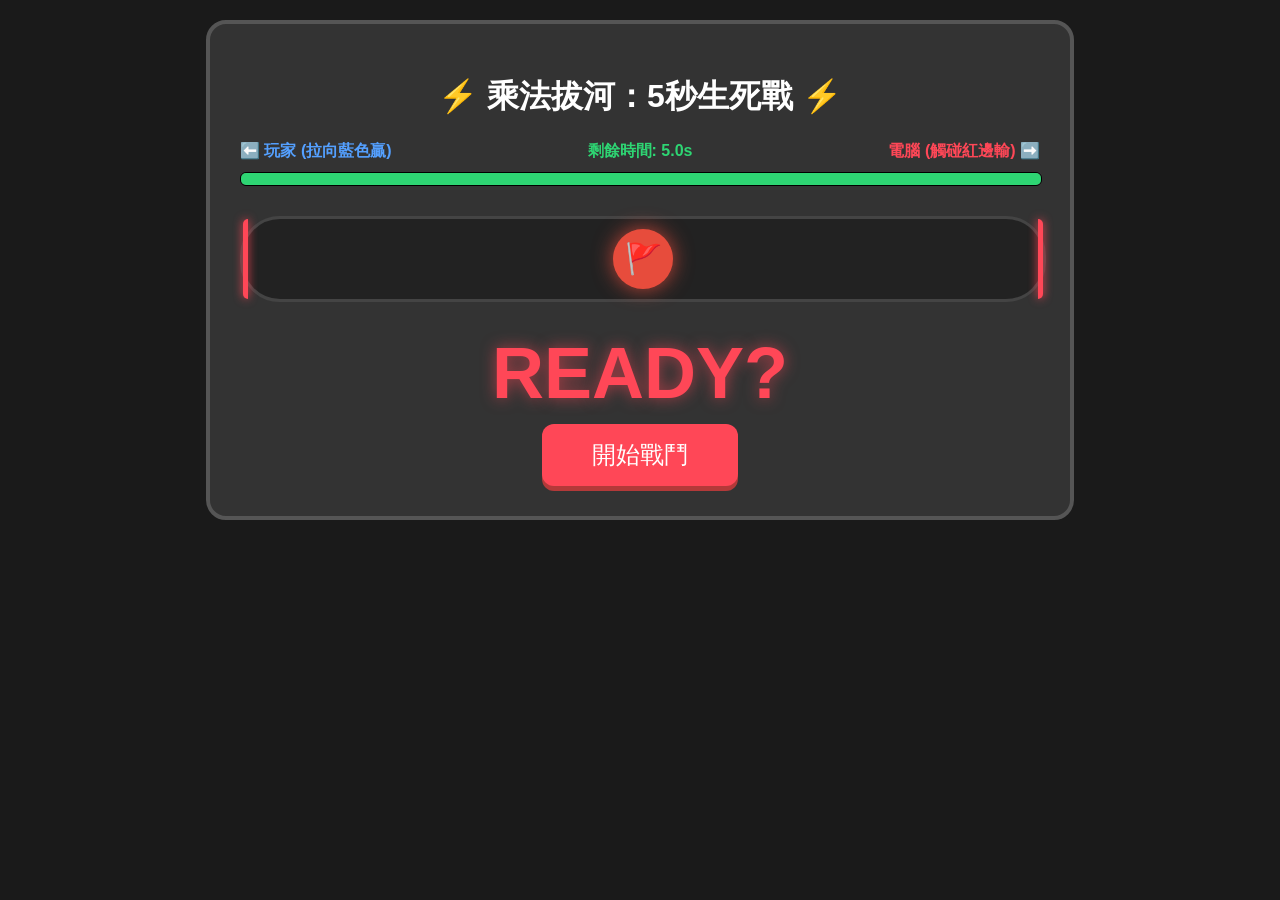
<file: games/乘法拔河-MultiplicationBattle.html>
<!DOCTYPE html>
<html lang="zh-Hant">
<head>
    <meta charset="UTF-8">
    <title>乘法拔河：5秒極速生死戰</title>
    <style>
        body { font-family: 'Arial', 'Microsoft JhengHei', sans-serif; background: #1a1a1a; color: white; text-align: center; margin: 0; padding: 20px; }
        .game-container { max-width: 800px; margin: auto; background: #333; padding: 30px; border-radius: 20px; border: 4px solid #555; position: relative; }
        
        /* 倒數計時條 */
        .timer-wrapper { width: 100%; height: 12px; background: #444; border-radius: 6px; margin-bottom: 20px; overflow: hidden; border: 1px solid #000; }
        #timer-bar { width: 100%; height: 100%; background: #2ed573; transition: width 0.1s linear; }

        /* 拔河軌道 */
        .track { position: relative; width: 100%; height: 80px; background: #222; border-radius: 40px; margin: 30px 0; display: flex; align-items: center; border: 3px solid #444; }
        .boundary { position: absolute; width: 5px; height: 100%; background: #ff4757; box-shadow: 0 0 10px #ff4757; }
        .left-bound { left: 0; border-radius: 40px 0 0 40px; }
        .right-bound { right: 0; border-radius: 0 40px 40px 0; }
        
        #rope-flag { 
            position: absolute; left: 50%; transform: translateX(-50%); 
            width: 60px; height: 60px; background: #e74c3c; border-radius: 50%;
            transition: left 0.3s ease-out; z-index: 2; display: flex; align-items: center; justify-content: center; font-size: 30px; 
            box-shadow: 0 0 20px rgba(231, 76, 60, 0.8);
        }

        #enemy-math { font-size: 72px; color: #ff4757; margin: 10px 0; font-weight: bold; text-shadow: 0 0 15px rgba(255, 71, 87, 0.6); }
        input { font-size: 40px; width: 200px; padding: 10px; text-align: center; border-radius: 15px; border: none; outline: none; background: #fff; color: #333; }
        
        .info-panel { display: flex; justify-content: space-between; margin-bottom: 10px; font-weight: bold; }
        #status-msg { height: 40px; margin: 15px 0; font-size: 22px; }
        
        .btn-start { padding: 15px 50px; font-size: 24px; cursor: pointer; background: #ff4757; color: white; border: none; border-radius: 12px; transition: 0.2s; box-shadow: 0 5px 0 #b33939; }
        .btn-start:active { transform: translateY(3px); box-shadow: 0 2px 0 #b33939; }
    </style>
</head>
<body>

<div class="game-container">
    <h1>⚡ 乘法拔河：5秒生死戰 ⚡</h1>
    
    <div class="info-panel">
        <span style="color: #54a0ff;">⬅️ 玩家 (拉向藍色贏)</span>
        <span id="timer-text" style="color: #2ed573;">剩餘時間: 5.0s</span>
        <span style="color: #ff4757;">電腦 (觸碰紅邊輸) ➡️</span>
    </div>

    <div class="timer-wrapper">
        <div id="timer-bar"></div>
    </div>

    <div class="track">
        <div class="boundary left-bound"></div>
        <div class="boundary right-bound"></div>
        <div id="rope-flag">🚩</div>
    </div>

    <div id="enemy-math">READY?</div>
    
    <div id="input-area" style="display: none;">
        <input type="number" id="ans-input" placeholder="答案" autocomplete="off">
        <div id="status-msg"></div>
    </div>

    <button id="start-btn" class="btn-start" onclick="startGame()">開始戰鬥</button>
</div>

<script>
    let currentPos = 50; 
    let correctAnswer = 0;
    let timeLeft = 50; // 以 0.1 秒為單位
    let timerInterval = null;
    const TIME_LIMIT = 50; 

    const flag = document.getElementById('rope-flag');
    const mathDisplay = document.getElementById('enemy-math');
    const input = document.getElementById('ans-input');
    const msg = document.getElementById('status-msg');
    const timerBar = document.getElementById('timer-bar');
    const timerText = document.getElementById('timer-text');
    const inputArea = document.getElementById('input-area');
    const startBtn = document.getElementById('start-btn');

    function startGame() {
        currentPos = 50;
        input.disabled = false;
        startBtn.style.display = 'none';
        inputArea.style.display = 'block';
        msg.innerText = "快速輸入答案！";
        updateFlag();
        nextQuestion();
    }

    function nextQuestion() {
        clearInterval(timerInterval);
        const n1 = Math.floor(Math.random() * 8) + 2; 
        const n2 = Math.floor(Math.random() * 11) + 2;
        correctAnswer = n1 * n2;
        
        mathDisplay.innerText = `${n1} × ${n2}`;
        input.value = '';
        input.focus();
        
        startTimer();
    }

    function startTimer() {
        timeLeft = TIME_LIMIT;
        updateTimerUI();
        
        timerInterval = setInterval(() => {
            timeLeft--;
            updateTimerUI();
            
            if (timeLeft <= 0) {
                clearInterval(timerInterval);
                penalty();
            }
        }, 100); // 每 0.1 秒更新一次增加流暢感
    }

    function updateTimerUI() {
        const percentage = (timeLeft / TIME_LIMIT) * 100;
        timerBar.style.width = percentage + '%';
        timerText.innerText = `剩餘時間: ${(timeLeft/10).toFixed(1)}s`;
        
        if (timeLeft <= 20) timerBar.style.backgroundColor = '#ff4757';
        else timerBar.style.backgroundColor = '#2ed573';
    }

    function penalty() {
        // 超時：對方直接拉回 15% (約一格大位移)
        currentPos += 15; 
        msg.innerText = "⚠️ 太慢了！被拉走一格！";
        msg.style.color = "#ff4757";
        
        updateFlag();
        if (!checkGameOver()) nextQuestion();
    }

    input.addEventListener('keyup', (e) => {
        if (e.key === 'Enter' && input.value !== '') {
            const userVal = parseInt(input.value);
            if (userVal === correctAnswer) {
                clearInterval(timerInterval);
                // 答對拉力計算：答案越高拉力越強
                let pullStrength = (userVal / 8); 
                currentPos -= pullStrength; 
                
                msg.innerText = `💥 強力回擊！拉力: ${userVal}`;
                msg.style.color = "#2ed573";
                
                updateFlag();
                if (!checkGameOver()) nextQuestion();
            } else {
                // 答錯輕微懲罰
                currentPos += 5;
                msg.innerText = "❌ 算錯了！重心不穩！";
                msg.style.color = "#ff9f43";
                updateFlag();
                checkGameOver();
            }
        }
    });

    function updateFlag() {
        // 限制在 0-100% 之間
        if (currentPos < 0) currentPos = 0;
        if (currentPos > 100) currentPos = 100;
        flag.style.left = currentPos + '%';
    }

    function checkGameOver() {
        // 判定是否碰到邊界 (0% 為玩家贏，100% 為電腦贏)
        if (currentPos <= 2) { // 碰到左邊界
            endGame("🏆 你贏了！對方被你拉出邊界了！", "#2ed573");
            return true;
        } else if (currentPos >= 98) { // 碰到右邊界
            endGame("💀 你輸了！你被拉出邊界了！", "#ff4757");
            return true;
        }
        return false;
    }

    function endGame(finalMsg, color) {
        clearInterval(timerInterval);
        mathDisplay.innerText = "GAME OVER";
        mathDisplay.style.color = color;
        msg.innerText = finalMsg;
        msg.style.color = color;
        input.disabled = true;
        startBtn.style.display = 'inline-block';
        startBtn.innerText = "再戰一回";
    }
</script>

</body>
</html>
</file>
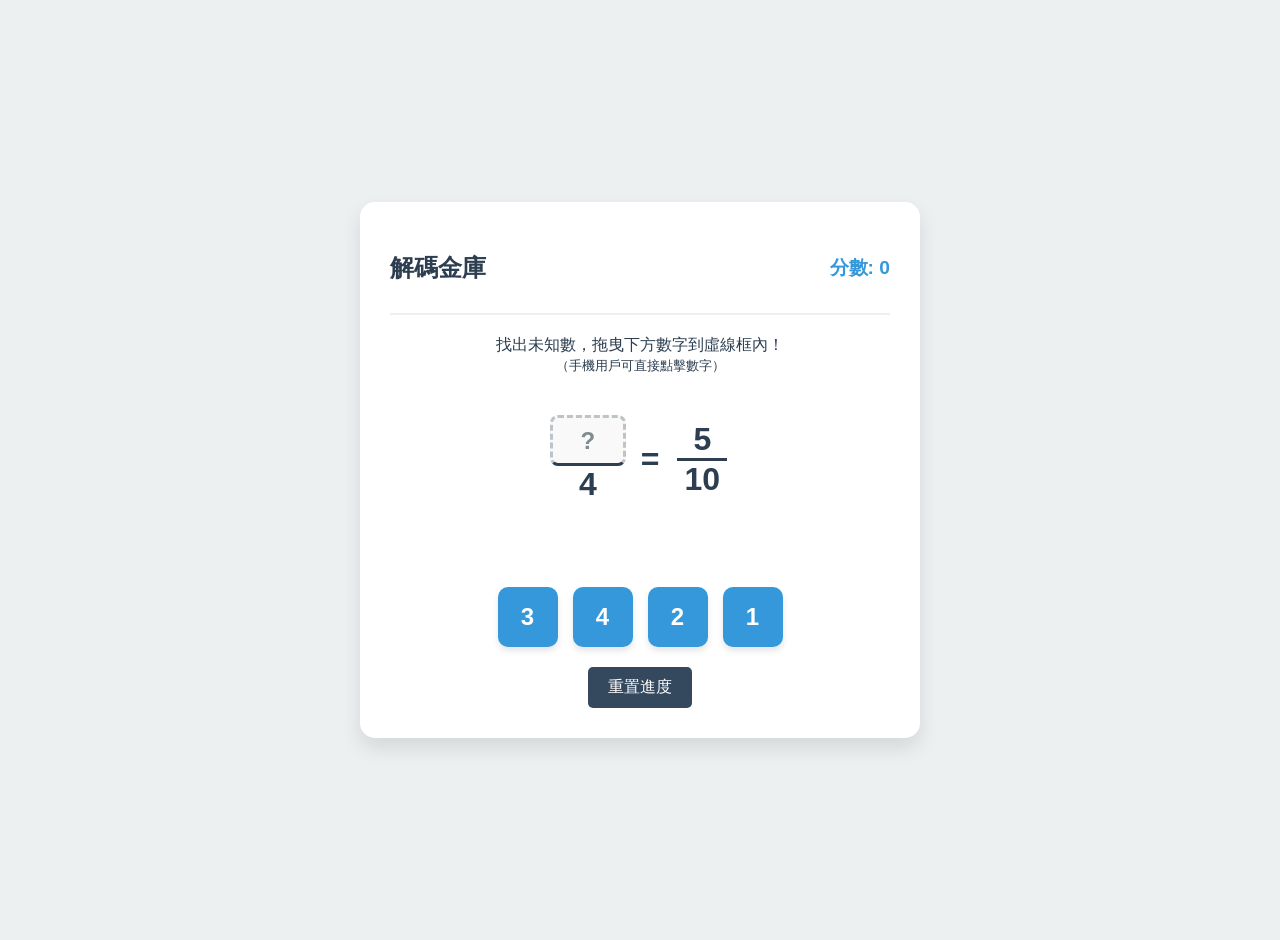
<file: games/比例金庫-RatioSafe.html>
<!DOCTYPE html>
<html lang="zh-TW">
<head>
    <meta charset="UTF-8">
    <meta name="viewport" content="width=device-width, initial-scale=1.0">
    <title>破解比例金庫 (Crack the Ratio Safe)</title>
    <style>
        :root {
            --primary: #2c3e50;
            --secondary: #34495e;
            --accent: #3498db;
            --success: #2ecc71;
            --danger: #e74c3c;
            --bg: #ecf0f1;
            --card-bg: #ffffff;
        }

        body {
            font-family: 'Segoe UI', Tahoma, Geneva, Verdana, sans-serif;
            background-color: var(--bg);
            color: var(--primary);
            margin: 0;
            padding: 20px;
            display: flex;
            justify-content: center;
            align-items: center;
            min-height: 100vh;
        }

        .game-container {
            background: var(--card-bg);
            padding: 30px;
            border-radius: 15px;
            box-shadow: 0 10px 20px rgba(0,0,0,0.1);
            width: 100%;
            max-width: 500px;
            text-align: center;
        }

        .header {
            display: flex;
            justify-content: space-between;
            align-items: center;
            margin-bottom: 20px;
            border-bottom: 2px solid var(--bg);
            padding-bottom: 10px;
        }

        .score-board {
            font-size: 1.2rem;
            font-weight: bold;
            color: var(--accent);
        }

        .equation-area {
            display: flex;
            justify-content: center;
            align-items: center;
            gap: 15px;
            margin: 40px 0;
            font-size: 2rem;
            font-weight: bold;
        }

        .fraction {
            display: flex;
            flex-direction: column;
            align-items: center;
        }

        .fraction .top {
            border-bottom: 3px solid var(--primary);
            padding: 0 10px;
            min-width: 30px;
        }

        .fraction .bottom {
            padding: 0 10px;
        }

        .drop-zone {
            width: 50px;
            height: 45px;
            border: 3px dashed #bdc3c7;
            border-radius: 8px;
            background-color: #f9f9f9;
            display: flex;
            justify-content: center;
            align-items: center;
            color: #7f8c8d;
            font-size: 1.5rem;
            transition: all 0.3s ease;
            cursor: pointer;
        }

        .drop-zone.drag-over {
            border-color: var(--accent);
            background-color: #e8f4f8;
        }

        .options-area {
            display: flex;
            justify-content: center;
            gap: 15px;
            flex-wrap: wrap;
            margin-bottom: 20px;
        }

        .draggable {
            width: 60px;
            height: 60px;
            background-color: var(--accent);
            color: white;
            border-radius: 10px;
            display: flex;
            justify-content: center;
            align-items: center;
            font-size: 1.5rem;
            font-weight: bold;
            cursor: grab;
            box-shadow: 0 4px 6px rgba(0,0,0,0.1);
            transition: transform 0.1s;
        }

        .draggable:active {
            cursor: grabbing;
            transform: scale(0.95);
        }

        .feedback {
            min-height: 24px;
            margin-bottom: 20px;
            font-weight: bold;
            font-size: 1.2rem;
        }

        .text-success { color: var(--success); }
        .text-danger { color: var(--danger); }

        .btn {
            background-color: var(--secondary);
            color: white;
            border: none;
            padding: 10px 20px;
            border-radius: 5px;
            cursor: pointer;
            font-size: 1rem;
            transition: background 0.3s;
        }

        .btn:hover { background-color: var(--primary); }

        /* 答錯時的震動動畫 */
        @keyframes shake {
            0%, 100% { transform: translateX(0); }
            25% { transform: translateX(-10px); }
            75% { transform: translateX(10px); }
        }
        .shake { animation: shake 0.4s ease-in-out; }
    </style>
</head>
<body>

<div class="game-container">
    <div class="header">
        <h2>解碼金庫</h2>
        <div class="score-board">分數: <span id="score">0</span></div>
    </div>

    <div id="game-content">
        <p>找出未知數，拖曳下方數字到虛線框內！<br><small>（手機用戶可直接點擊數字）</small></p>
        
        <div class="equation-area" id="equation-container">
            </div>

        <div class="feedback" id="feedback-msg"></div>

        <div class="options-area" id="options-container">
            </div>
    </div>

    <button class="btn" onclick="resetGame()">重置進度</button>
</div>

<script>
    // 1. 遊戲資料設定 (包含前兩關的題目)
    const levels = [
        { q: { top1: '?', bottom1: '4', top2: '5', bottom2: '10' }, ans: 2, options: [1, 2, 3, 4] },
        { q: { top1: '3', bottom1: '?', top2: '9', bottom2: '12' }, ans: 4, options: [2, 3, 4, 6] },
        { q: { top1: '6', bottom1: '10', top2: '?', bottom2: '5' }, ans: 3, options: [3, 4, 5, 6] },
        { q: { top1: '?', bottom1: '12', top2: '15', bottom2: '36' }, ans: 5, options: [4, 5, 6, 7] },
        { q: { top1: '7', bottom1: '8', top2: '?', bottom2: '24' }, ans: 21, options: [14, 18, 21, 24] }
    ];

    let currentLevel = 0;
    let score = 0;

    // 2. 初始化與讀取進度 (localStorage)
    function initGame() {
        const savedScore = localStorage.getItem('ratioGameScore');
        const savedLevel = localStorage.getItem('ratioGameLevel');
        
        if (savedScore !== null) score = parseInt(savedScore);
        if (savedLevel !== null) currentLevel = parseInt(savedLevel);

        if (currentLevel >= levels.length) {
            showWinScreen();
        } else {
            updateScore();
            renderLevel();
        }
    }

    // 3. 渲染關卡
    function renderLevel() {
        const levelData = levels[currentLevel];
        const eqContainer = document.getElementById('equation-container');
        const optContainer = document.getElementById('options-container');
        document.getElementById('feedback-msg').textContent = '';

        // 渲染等式
        let html = '';
        const buildFraction = (top, bottom) => {
            const topHtml = top === '?' ? `<div class="top drop-zone" id="drop-target" ondrop="drop(event)" ondragover="allowDrop(event)">?</div>` : `<div class="top">${top}</div>`;
            const bottomHtml = bottom === '?' ? `<div class="bottom drop-zone" id="drop-target" ondrop="drop(event)" ondragover="allowDrop(event)">?</div>` : `<div class="bottom">${bottom}</div>`;
            return `<div class="fraction">${topHtml}${bottomHtml}</div>`;
        };

        html += buildFraction(levelData.q.top1, levelData.q.bottom1);
        html += `<div class="equals">=</div>`;
        html += buildFraction(levelData.q.top2, levelData.q.bottom2);
        eqContainer.innerHTML = html;

        // 隨機打亂並渲染選項
        optContainer.innerHTML = '';
        const shuffledOptions = [...levelData.options].sort(() => Math.random() - 0.5);
        shuffledOptions.forEach(num => {
            const btn = document.createElement('div');
            btn.className = 'draggable';
            btn.draggable = true;
            btn.textContent = num;
            
            // 電腦端拖放事件
            btn.ondragstart = (e) => e.dataTransfer.setData('text/plain', num);
            
            // 手機端點擊支援 (替代拖放)
            btn.onclick = () => checkAnswer(num);
            
            optContainer.appendChild(btn);
        });
    }

    // 4. HTML5 拖放 API 處理
    function allowDrop(e) {
        e.preventDefault();
        e.target.classList.add('drag-over');
    }

    // 移除 drag-over 樣式
    document.addEventListener('dragleave', (e) => {
        if (e.target.classList.contains('drop-zone')) {
            e.target.classList.remove('drag-over');
        }
    });

    function drop(e) {
        e.preventDefault();
        e.target.classList.remove('drag-over');
        const draggedData = e.dataTransfer.getData('text/plain');
        if (draggedData) checkAnswer(parseInt(draggedData));
    }

    // 5. 即時反饋與分數計算
    function checkAnswer(selectedNumber) {
        const correctAnswer = levels[currentLevel].ans;
        const feedback = document.getElementById('feedback-msg');
        const gameContainer = document.querySelector('.game-container');

        if (selectedNumber === correctAnswer) {
            feedback.textContent = '正確！解鎖成功！';
            feedback.className = 'feedback text-success';
            score += 20;
            currentLevel++;
            
            // 保存進度
            localStorage.setItem('ratioGameScore', score);
            localStorage.setItem('ratioGameLevel', currentLevel);
            
            updateScore();
            
            setTimeout(() => {
                if (currentLevel >= levels.length) {
                    showWinScreen();
                } else {
                    renderLevel();
                }
            }, 1000);
        } else {
            feedback.textContent = '密碼錯誤，請再試一次！';
            feedback.className = 'feedback text-danger';
            
            // 觸發震動動畫
            gameContainer.classList.add('shake');
            setTimeout(() => gameContainer.classList.remove('shake'), 400);
        }
    }

    function updateScore() {
        document.getElementById('score').textContent = score;
    }

    function showWinScreen() {
        document.getElementById('game-content').innerHTML = `
            <h2>🎉 恭喜你破解了所有金庫！ 🎉</h2>
            <p>你的最終分數是: <strong>${score}</strong></p>
        `;
    }

    function resetGame() {
        localStorage.removeItem('ratioGameScore');
        localStorage.removeItem('ratioGameLevel');
        score = 0;
        currentLevel = 0;
        location.reload();
    }

    // 啟動遊戲
    initGame();
</script>

</body>
</html>
</file>
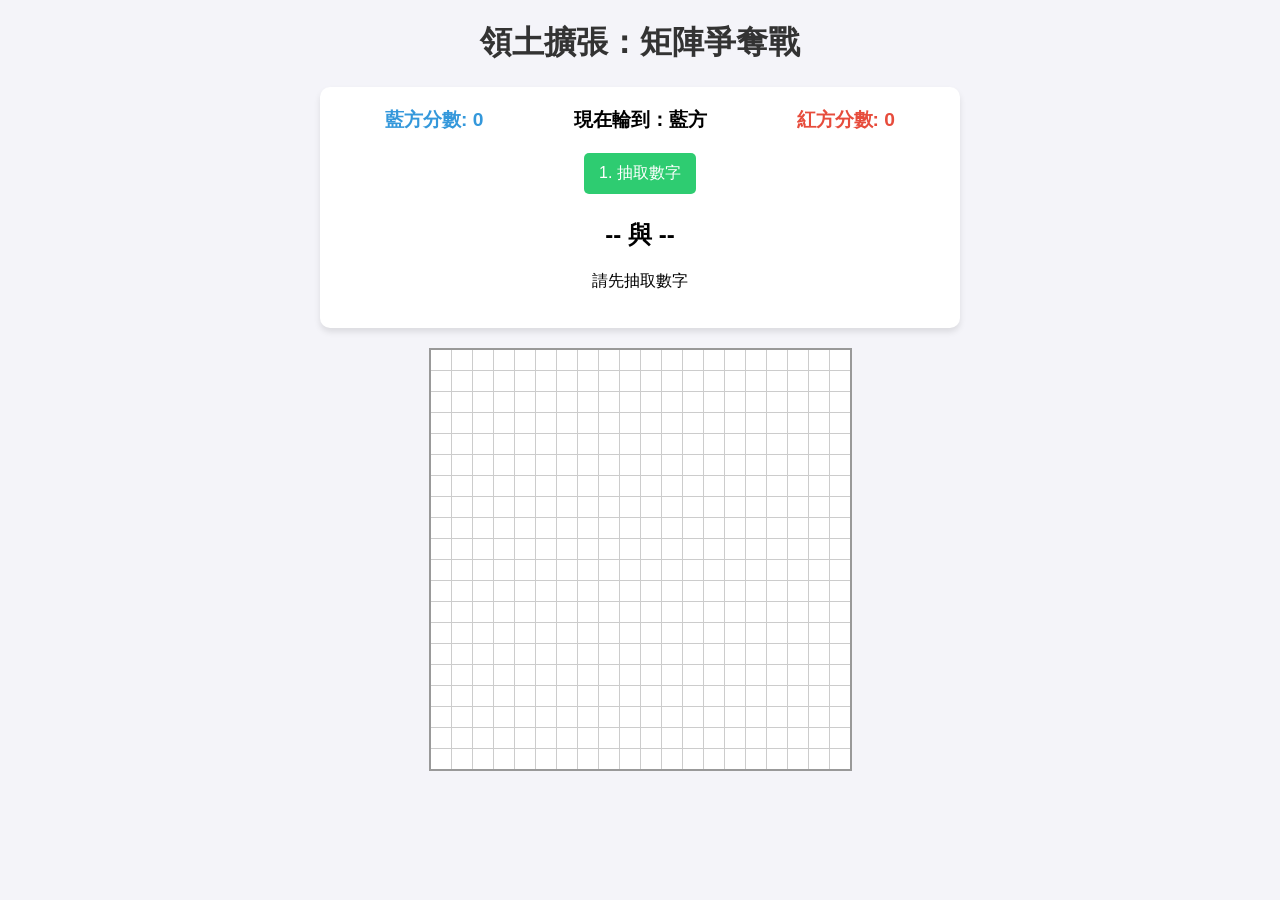
<file: games/矩陣爭奪戰-MatrixConquest.html>
<!DOCTYPE html>
<html lang="zh-TW">
<head>
    <meta charset="UTF-8">
    <title>矩陣爭奪戰 (Matrix Conquest)</title>
    <style>
        body { font-family: 'Segoe UI', Tahoma, Geneva, Verdana, sans-serif; text-align: center; background-color: #f4f4f9; }
        h1 { color: #333; }
        #game-container { display: flex; flex-direction: column; align-items: center; gap: 20px; }
        #controls { background: #fff; padding: 20px; border-radius: 10px; box-shadow: 0 4px 6px rgba(0,0,0,0.1); width: 80%; max-width: 600px; }
        .stats { display: flex; justify-content: space-around; margin-bottom: 15px; font-weight: bold; font-size: 1.2em; }
        .player1-text { color: #3498db; }
        .player2-text { color: #e74c3c; }
        #board { display: grid; grid-template-columns: repeat(20, 20px); grid-template-rows: repeat(20, 20px); gap: 1px; background-color: #ccc; border: 2px solid #999; }
        .cell { width: 20px; height: 20px; background-color: #fff; cursor: pointer; transition: 0.2s; }
        .cell:hover { filter: brightness(0.8); }
        .player1 { background-color: #3498db !important; }
        .player2 { background-color: #e74c3c !important; }
        button { padding: 10px 15px; font-size: 16px; cursor: pointer; border: none; border-radius: 5px; background-color: #2ecc71; color: white; transition: 0.2s; margin: 5px; }
        button:hover { background-color: #27ae60; }
        button:disabled { background-color: #95a5a6; cursor: not-allowed; }
        .factor-btn { background-color: #9b59b6; }
        .factor-btn:hover { background-color: #8e44ad; }
    </style>
</head>
<body>

    <h1>領土擴張：矩陣爭奪戰</h1>
    
    <div id="game-container">
        <div id="controls">
            <div class="stats">
                <span class="player1-text" id="score1">藍方分數: 0</span>
                <span id="turn-indicator">現在輪到：藍方</span>
                <span class="player2-text" id="score2">紅方分數: 0</span>
            </div>
            
            <button id="draw-btn" onclick="drawNumbers()">1. 抽取數字</button>
            <h2 id="number-display">-- 與 --</h2>
            
            <div id="factor-options"></div>
            <p id="action-status">請先抽取數字</p>
            <button id="skip-btn" onclick="nextTurn()" style="display:none; background-color:#e67e22;">跳過此回合</button>
        </div>

        <div id="board"></div>
    </div>

    <script>
        const BOARD_SIZE = 20;
        let currentPlayer = 1;
        let p1Score = 0, p2Score = 0;
        let currentFactor = 0;
        let blocksLeft = 0;
        let grid = [];

        // 初始化網格
        const boardEl = document.getElementById('board');
        for (let y = 0; y < BOARD_SIZE; y++) {
            grid[y] = [];
            for (let x = 0; x < BOARD_SIZE; x++) {
                grid[y][x] = 0;
                const cell = document.createElement('div');
                cell.className = 'cell';
                cell.dataset.x = x;
                cell.dataset.y = y;
                cell.onclick = () => placeBlock(x, y);
                boardEl.appendChild(cell);
            }
        }

        // 求最大公因數
        function getGCD(a, b) {
            return b === 0 ? a : getGCD(b, a % b);
        }

        // 抽取數字並計算公因數
        function drawNumbers() {
            document.getElementById('draw-btn').disabled = true;
            
            let num1 = Math.floor(Math.random() * 15) + 2; 
            let num2 = Math.floor(Math.random() * 15) + 2;
            document.getElementById('number-display').innerText = `${num1} 與 ${num2}`;
            
            let gcd = getGCD(num1, num2);
            let factors = [];
            for (let i = 1; i <= gcd; i++) {
                if (num1 % i === 0 && num2 % i === 0) factors.push(i);
            }

            renderFactorButtons(factors, gcd);
            document.getElementById('skip-btn').style.display = 'inline-block';
        }

        // 顯示可選擇的公因數按鈕
        function renderFactorButtons(factors, gcd) {
            const container = document.getElementById('factor-options');
            container.innerHTML = '<p>2. 選擇你要使用的積木大小：</p>';
            
            if (gcd === 1) {
                container.innerHTML += '<p style="color:red; font-weight:bold;">互質！只能畫 1 個 1x1 的格子！</p>';
            }

            let maxArea = gcd * gcd;

            factors.forEach(f => {
                let count = Math.floor(maxArea / (f * f));
                let btn = document.createElement('button');
                btn.className = 'factor-btn';
                btn.innerText = `邊長 ${f} (可畫 ${count} 個)`;
                btn.onclick = () => startPlacing(f, count);
                container.appendChild(btn);
            });
        }

        // 開始放置積木
        function startPlacing(factor, count) {
            currentFactor = factor;
            blocksLeft = count;
            document.getElementById('factor-options').innerHTML = '';
            updateStatus();
        }

        function updateStatus() {
            const statusEl = document.getElementById('action-status');
            if (blocksLeft > 0) {
                statusEl.innerText = `請在網格上點擊放置 ${currentFactor}x${currentFactor} 的積木 (剩餘 ${blocksLeft} 個)`;
            } else {
                nextTurn();
            }
        }

        // 放置邏輯（檢查空間是否足夠且為空）
        function placeBlock(startX, startY) {
            if (blocksLeft <= 0 || currentFactor === 0) return;

            // 檢查邊界與重疊
            if (startX + currentFactor > BOARD_SIZE || startY + currentFactor > BOARD_SIZE) {
                alert("超出邊界了！"); return;
            }
            for (let y = startY; y < startY + currentFactor; y++) {
                for (let x = startX; x < startX + currentFactor; x++) {
                    if (grid[y][x] !== 0) {
                        alert("這裡已經有領地了！"); return;
                    }
                }
            }

            // 畫上去
            for (let y = startY; y < startY + currentFactor; y++) {
                for (let x = startX; x < startX + currentFactor; x++) {
                    grid[y][x] = currentPlayer;
                    let cellIndex = y * BOARD_SIZE + x;
                    boardEl.children[cellIndex].classList.add(currentPlayer === 1 ? 'player1' : 'player2');
                }
            }

            // 更新分數與狀態
            let area = currentFactor * currentFactor;
            if (currentPlayer === 1) p1Score += area;
            else p2Score += area;
            
            document.getElementById('score1').innerText = `藍方分數: ${p1Score}`;
            document.getElementById('score2').innerText = `紅方分數: ${p2Score}`;

            blocksLeft--;
            updateStatus();
        }

        // 換下一位玩家
        function nextTurn() {
            currentPlayer = currentPlayer === 1 ? 2 : 1;
            currentFactor = 0;
            blocksLeft = 0;
            
            const turnIndicator = document.getElementById('turn-indicator');
            turnIndicator.innerText = `現在輪到：${currentPlayer === 1 ? '藍方' : '紅方'}`;
            turnIndicator.className = currentPlayer === 1 ? 'player1-text' : 'player2-text';
            
            document.getElementById('action-status').innerText = '請先抽取數字';
            document.getElementById('draw-btn').disabled = false;
            document.getElementById('factor-options').innerHTML = '';
            document.getElementById('skip-btn').style.display = 'none';
        }
    </script>
</body>
</html>
</file>
<file: css/style.css>
/* ==================== 基礎設定 ==================== */
:root {
    --primary: #4A90E2;
    --secondary: #F39C12;
    --success: #2ECC71;
    --danger: #E74C3C;
    --purple: #9B59B6;
    --dark: #2C3E50;
    --light: #ECF0F1;
    --gradient-1: linear-gradient(135deg, #667eea 0%, #764ba2 100%);
    --gradient-2: linear-gradient(135deg, #f093fb 0%, #f5576c 100%);
    --gradient-math: linear-gradient(135deg, #4A90E2 0%, #00D2FF 100%);
}

* {
    margin: 0;
    padding: 0;
    box-sizing: border-box;
}

body {
    font-family: 'Noto Sans TC', 'Segoe UI', sans-serif;
    background: #f8f9fa;
    color: var(--dark);
    line-height: 1.6;
}

/* ==================== Hero Section ==================== */
.hero {
    min-height: 60vh;
    background: var(--gradient-math);
    display: flex;
    flex-direction: column;
    align-items: center;
    justify-content: center;
    text-align: center;
    color: white;
    position: relative;
    overflow: hidden;
}

.hero-content {
    z-index: 2;
    padding: 20px;
}

.logo {
    font-size: 5rem;
    animation: float 3s ease-in-out infinite;
}

@keyframes float {
    0%, 100% { transform: translateY(0); }
    50% { transform: translateY(-15px); }
}

.hero h1 {
    font-size: 3rem;
    margin: 20px 0 10px;
    font-weight: 900;
}

.hero .highlight {
    color: var(--secondary);
    text-shadow: 2px 2px 4px rgba(0,0,0,0.2);
}

.subtitle {
    font-size: 1.5rem;
    opacity: 0.9;
    margin-bottom: 20px;
}

.dates {
    margin-bottom: 30px;
}

.date-badge {
    background: rgba(255,255,255,0.2);
    padding: 10px 25px;
    border-radius: 30px;
    font-size: 1.2rem;
    font-weight: 500;
}

.countdown {
    display: flex;
    gap: 20px;
    justify-content: center;
    margin-top: 30px;
}

.count-item {
    background: rgba(255,255,255,0.15);
    backdrop-filter: blur(10px);
    padding: 15px 25px;
    border-radius: 15px;
    min-width: 80px;
}

.count-item span {
    display: block;
    font-size: 2.5rem;
    font-weight: 900;
}

.count-item small {
    font-size: 0.9rem;
    opacity: 0.8;
}

.wave {
    position: absolute;
    bottom: 0;
    left: 0;
    width: 100%;
    height: 100px;
    background: url("data:image/svg+xml,%3Csvg xmlns='http://www.w3.org/2000/svg' viewBox='0 0 1440 320'%3E%3Cpath fill='%23f8f9fa' fill-opacity='1' d='M0,96L48,112C96,128,192,160,288,165.3C384,171,480,149,576,128C672,107,768,85,864,90.7C960,96,1056,128,1152,138.7C1248,149,1344,139,1392,133.3L1440,128L1440,320L1392,320C1344,320,1248,320,1152,320C1056,320,960,320,864,320C768,320,672,320,576,320C480,320,384,320,288,320C192,320,96,320,48,320L0,320Z'%3E%3C/path%3E%3C/svg%3E") no-repeat bottom;
    background-size: cover;
}

/* ==================== Section Styles ==================== */
section {
    padding: 60px 20px;
    max-width: 1200px;
    margin: 0 auto;
}

section h2 {
    text-align: center;
    font-size: 2.5rem;
    margin-bottom: 15px;
    color: var(--dark);
}

.section-desc {
    text-align: center;
    color: #666;
    margin-bottom: 40px;
    font-size: 1.1rem;
}

/* ==================== Timeline ==================== */
.timeline {
    position: relative;
}

.timeline::before {
    content: '';
    position: absolute;
    left: 50%;
    transform: translateX(-50%);
    width: 4px;
    height: 100%;
    background: var(--primary);
    border-radius: 2px;
}

.timeline-month {
    margin-bottom: 50px;
}

.month-title {
    text-align: center;
    background: var(--primary);
    color: white;
    padding: 10px 30px;
    border-radius: 30px;
    display: inline-block;
    margin: 0 auto 30px;
    font-size: 1.3rem;
}

.timeline-items {
    display: grid;
    grid-template-columns: repeat(auto-fit, minmax(300px, 1fr));
    gap: 20px;
    padding: 0 20px;
}

.activity-card {
    background: white;
    border-radius: 20px;
    padding: 25px;
    display: flex;
    gap: 20px;
    box-shadow: 0 10px 30px rgba(0,0,0,0.08);
    transition: all 0.3s ease;
}

.activity-card:hover {
    transform: translateY(-5px);
    box-shadow: 0 20px 40px rgba(0,0,0,0.12);
}

.activity-card.special {
    background: var(--gradient-2);
    color: white;
}

.activity-icon {
    font-size: 2.5rem;
    flex-shrink: 0;
}

.activity-info h4 {
    font-size: 1.1rem;
    margin-bottom: 5px;
}

.activity-info .date {
    color: var(--primary);
    font-weight: 600;
    font-size: 0.9rem;
    margin-bottom: 5px;
}

.activity-info .desc {
    font-size: 0.9rem;
    opacity: 0.8;
}

/* ==================== Games Section ==================== */
.games-section {
    background: linear-gradient(180deg, #f8f9fa 0%, #e8f4f8 100%);
}

.games-grid {
    display: grid;
    grid-template-columns: repeat(auto-fit, minmax(200px, 1fr));
    gap: 20px;
    max-width: 900px;
    margin: 0 auto;
}

.game-card {
    background: white;
    border-radius: 20px;
    padding: 30px 20px;
    text-align: center;
    cursor: pointer;
    transition: all 0.3s ease;
    box-shadow: 0 5px 20px rgba(0,0,0,0.08);
}

.game-card:hover {
    transform: scale(1.05);
    box-shadow: 0 15px 35px rgba(0,0,0,0.15);
}

.game-card p {
    font-size: 0.85rem;
    color: #555;
    margin: 10px 0;
    line-height: 1.4;
    min-height: 50px;
}

.game-rules {
    display: flex;
    gap: 10px;
    justify-content: center;
    flex-wrap: wrap;
    margin-top: 10px;
}

.game-rules span {
    background: #e8f4f8;
    padding: 5px 10px;
    border-radius: 15px;
    font-size: 0.75rem;
    color: var(--primary);
}

.game-icon {
    font-size: 3rem;
    margin-bottom: 15px;
}

.game-card h4 {
    color: var(--dark);
    margin-bottom: 5px;
}

.game-card p {
    color: #666;
    font-size: 0.9rem;
}

.more-games {
    text-align: center;
    margin-top: 30px;
}

.more-games button {
    background: var(--primary);
    color: white;
    border: none;
    padding: 15px 40px;
    border-radius: 30px;
    font-size: 1.1rem;
    cursor: pointer;
    transition: all 0.3s;
}

.more-games button:hover {
    background: #357ABD;
    transform: translateY(-2px);
}

/* ==================== AI Tutor Section ==================== */
.ai-tutor-section {
    background: var(--gradient-math);
    color: white;
    text-align: center;
    border-radius: 30px;
    margin: 60px auto;
    max-width: 900px;
}

.ai-tutor-section h2 {
    color: white;
}

.ai-tutor-section p {
    opacity: 0.9;
    margin-bottom: 30px;
}

.tutor-features {
    display: flex;
    justify-content: center;
    flex-wrap: wrap;
    gap: 30px;
    margin-bottom: 30px;
}

.feature {
    display: flex;
    flex-direction: column;
    align-items: center;
    gap: 10px;
}

.feature span {
    font-size: 2.5rem;
}

.feature p {
    font-size: 0.9rem;
    margin: 0;
}

.btn-primary {
    background: white;
    color: var(--primary);
    border: none;
    padding: 18px 50px;
    border-radius: 30px;
    font-size: 1.2rem;
    font-weight: 700;
    cursor: pointer;
    transition: all 0.3s;
}

.btn-primary:hover {
    transform: scale(1.05);
    box-shadow: 0 10px 30px rgba(0,0,0,0.2);
}

/* ==================== About ==================== */
.about-content {
    text-align: center;
    max-width: 700px;
    margin: 0 auto;
}

.about-content > p {
    font-size: 1.2rem;
    color: #555;
    margin-bottom: 40px;
}

.highlights {
    display: flex;
    justify-content: center;
    gap: 50px;
}

.highlight-item {
    display: flex;
    flex-direction: column;
    align-items: center;
}

.highlight-item .num {
    font-size: 3rem;
    font-weight: 900;
    color: var(--primary);
}

.highlight-item .label {
    color: #666;
    font-size: 1rem;
}

/* ==================== Footer ==================== */
footer {
    background: var(--dark);
    color: white;
    text-align: center;
    padding: 40px 20px;
}

.footer-content p {
    margin-bottom: 10px;
}

.credit {
    opacity: 0.6;
    font-size: 0.9rem;
}

/* ==================== Mobile Responsive ==================== */
@media (max-width: 768px) {
    .hero h1 {
        font-size: 2rem;
    }
    
    .subtitle {
        font-size: 1.1rem;
    }
    
    .countdown {
        gap: 10px;
    }
    
    .count-item {
        padding: 10px 15px;
        min-width: 60px;
    }
    
    .count-item span {
        font-size: 1.5rem;
    }
    
    section h2 {
        font-size: 1.8rem;
    }
    
    .timeline::before {
        left: 20px;
    }
    
    .timeline-items {
        padding-left: 50px;
    }
    
    .highlights {
        gap: 30px;
    }
    
    .highlight-item .num {
        font-size: 2rem;
    }
}

/* 數學周結構 */
.structure {
    padding: 60px 20px;
    background: linear-gradient(135deg, #667eea 0%, #764ba2 100%);
    color: white;
}

.structure h2 {
    text-align: center;
    font-size: 2rem;
    margin-bottom: 40px;
}

.structure-grid {
    display: flex;
    justify-content: center;
    gap: 30px;
    flex-wrap: wrap;
    max-width: 900px;
    margin: 0 auto;
}

.structure-card {
    background: rgba(255,255,255,0.15);
    backdrop-filter: blur(10px);
    border-radius: 20px;
    padding: 30px;
    text-align: center;
    flex: 1;
    min-width: 280px;
    border: 2px solid rgba(255,255,255,0.2);
}

.structure-card.highlight {
    background: rgba(255,255,255,0.25);
    border-color: #ffd700;
}

.structure-icon {
    font-size: 3rem;
    margin-bottom: 15px;
}

.structure-card h3 {
    font-size: 1.3rem;
    margin-bottom: 10px;
}

.structure-date {
    font-size: 1.5rem;
    font-weight: bold;
    color: #ffd700;
    margin-bottom: 10px;
}

.structure-desc {
    opacity: 0.9;
    font-size: 0.95rem;
}

/* 活動形式 */
.activity-format {
    padding: 60px 20px;
    background: #f8f9fa;
}

.activity-format h2 {
    text-align: center;
    font-size: 2rem;
    margin-bottom: 40px;
    color: #333;
}

.format-grid {
    display: flex;
    justify-content: center;
    gap: 30px;
    flex-wrap: wrap;
    max-width: 900px;
    margin: 0 auto;
}

.format-card {
    background: white;
    border-radius: 20px;
    padding: 30px;
    flex: 1;
    min-width: 280px;
    box-shadow: 0 10px 30px rgba(0,0,0,0.1);
    text-align: center;
}

.format-card h3 {
    font-size: 1.5rem;
    margin-bottom: 20px;
    color: #4A90E2;
}

.format-details {
    display: flex;
    flex-direction: column;
    gap: 15px;
}

.format-item {
    display: flex;
    align-items: center;
    justify-content: center;
    gap: 15px;
}

.badge {
    padding: 8px 20px;
    border-radius: 20px;
    font-weight: bold;
    font-size: 1rem;
}

.badge.junior {
    background: #4CAF50;
    color: white;
}

.badge.senior {
    background: #FF9800;
    color: white;
}

.day {
    font-size: 1.2rem;
    font-weight: bold;
    color: #333;
}

.lunch-info {
    font-size: 1.3rem;
    font-weight: bold;
    color: #333;
}

.lunch-days {
    font-size: 1.1rem;
    color: #666;
}

/* 合併後的活動形式 */
.activity-format-merged {
    background: linear-gradient(135deg, #f8f9fa 0%, #e9ecef 100%);
    padding: 30px;
    border-radius: 20px;
    margin-bottom: 50px;
    max-width: 900px;
    margin-left: auto;
    margin-right: auto;
}

.format-row {
    display: flex;
    justify-content: center;
    gap: 40px;
    flex-wrap: wrap;
}

.format-row .format-item {
    display: flex;
    align-items: center;
    gap: 15px;
    flex-wrap: wrap;
    justify-content: center;
}

.format-icon {
    font-size: 2rem;
}

.format-title {
    font-size: 1.2rem;
    font-weight: bold;
    color: #333;
}

.format-detail {
    display: flex;
    align-items: center;
    gap: 8px;
    color: #666;
    font-size: 1rem;
}

.badge {
    padding: 5px 15px;
    border-radius: 15px;
    font-weight: bold;
    font-size: 0.85rem;
}

.badge.junior {
    background: #4CAF50;
    color: white;
}

.badge.senior {
    background: #FF9800;
    color: white;
}

/* 活動分類 */
.activity-categories {
    padding: 60px 20px;
    background: #f8f9fa;
}

.activity-categories h2 {
    text-align: center;
    font-size: 2rem;
    margin-bottom: 40px;
    color: #333;
}

.category-block {
    background: white;
    border-radius: 20px;
    padding: 30px;
    margin-bottom: 30px;
    max-width: 900px;
    margin-left: auto;
    margin-right: auto;
    box-shadow: 0 5px 20px rgba(0,0,0,0.08);
}

.category-title {
    display: flex;
    align-items: center;
    gap: 10px;
    font-size: 1.5rem;
    color: #4A90E2;
    margin-bottom: 10px;
}

.category-icon {
    font-size: 1.8rem;
}

.category-info {
    color: #666;
    margin-bottom: 20px;
    display: flex;
    align-items: center;
    gap: 10px;
    flex-wrap: wrap;
}

.activities-grid {
    display: grid;
    grid-template-columns: repeat(auto-fill, minmax(250px, 1fr));
    gap: 15px;
}

.activity-card.small {
    display: flex;
    align-items: center;
    gap: 15px;
    padding: 15px 20px;
    background: #f8f9fa;
    border-radius: 12px;
    transition: all 0.3s;
}

.activity-card.small:hover {
    transform: translateY(-2px);
    box-shadow: 0 5px 15px rgba(0,0,0,0.1);
}

.activity-card.small .activity-icon {
    font-size: 1.8rem;
    margin-bottom: 0;
}

.activity-card.small .activity-info h4 {
    font-size: 1rem;
    margin-bottom: 3px;
}

.activity-card.small .date {
    font-size: 0.85rem;
}

/* Calendar Format */
.calendar-section {
    padding: 60px 20px;
    background: #f8f9fa;
}

.calendar-section h2 {
    text-align: center;
    font-size: 2rem;
    margin-bottom: 30px;
    color: #333;
}

.calendar-grid {
    display: grid;
    grid-template-columns: repeat(5, 1fr);
    gap: 15px;
    max-width: 1200px;
    margin: 0 auto;
}

.calendar-day {
    background: white;
    border-radius: 15px;
    overflow: hidden;
    box-shadow: 0 5px 15px rgba(0,0,0,0.1);
    min-height: 400px;
}

.calendar-header {
    background: linear-gradient(135deg, #4A90E2 0%, #00D2FF 100%);
    color: white;
    padding: 15px;
    text-align: center;
}

.calendar-header .day-name {
    font-size: 1.2rem;
    font-weight: bold;
}

.calendar-header .day-date {
    font-size: 0.9rem;
    opacity: 0.9;
}

.calendar-events {
    padding: 15px;
}

.calendar-event {
    background: #e8f5e9;
    border-radius: 8px;
    padding: 10px;
    margin-bottom: 10px;
    font-size: 0.85rem;
    border-left: 4px solid #4CAF50;
}

.calendar-event.morning {
    background: #fff3e0;
    border-left-color: #FF9800;
}

.calendar-event.lunch {
    background: #e3f2fd;
    border-left-color: #2196F3;
}

.calendar-event.special {
    background: #fce4ec;
    border-left-color: #E91E63;
}

.calendar-event .event-time {
    font-weight: bold;
    color: #666;
    font-size: 0.8rem;
}

.calendar-event .event-name {
    font-weight: bold;
    margin-top: 5px;
}

.calendar-event .event-desc {
    color: #888;
    font-size: 0.8rem;
    margin-top: 3px;
}

@media (max-width: 768px) {
    .calendar-grid {
        grid-template-columns: 1fr;
    }
}
</file>
